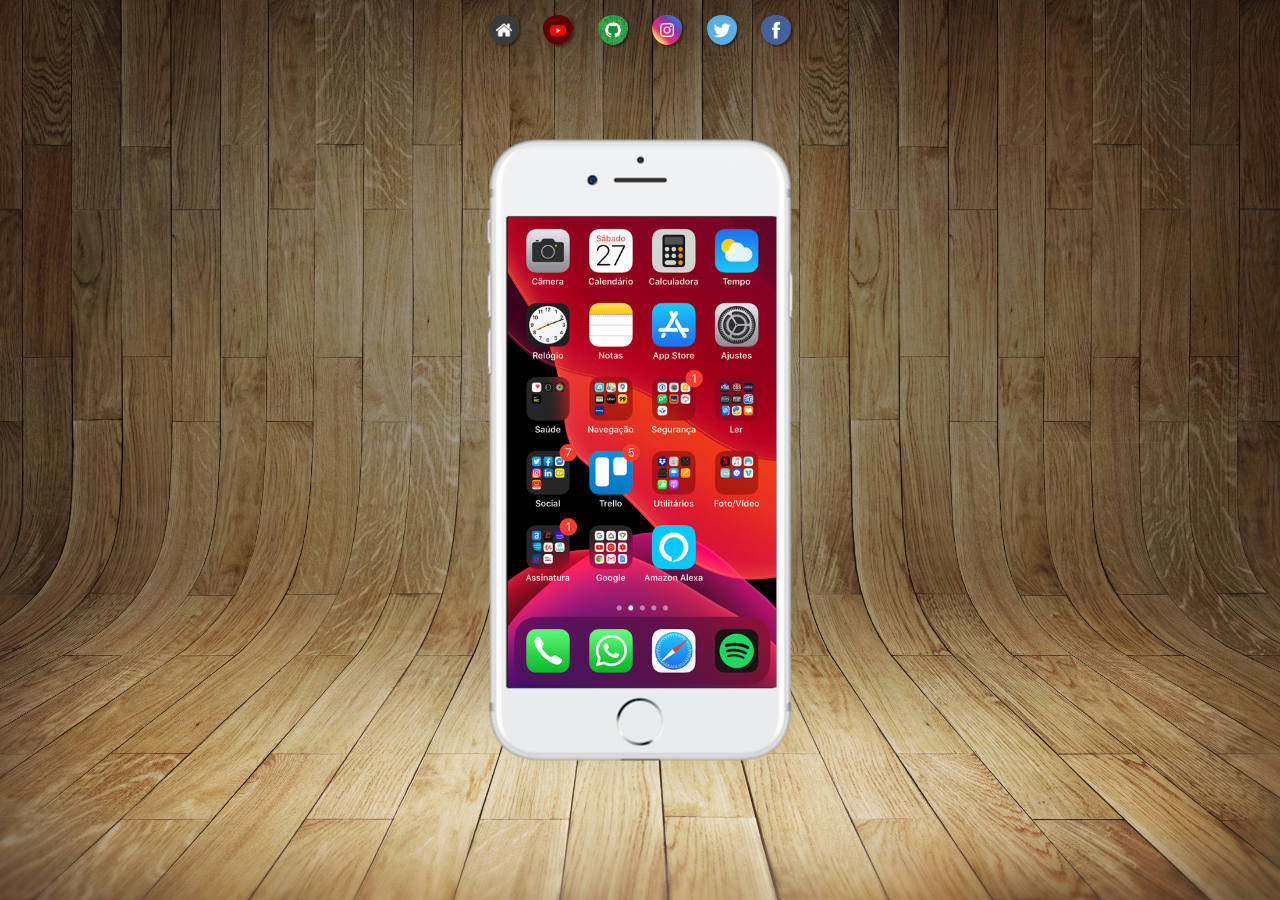
<file: index.html>
<!DOCTYPE html>
<html lang="pt-br">
<head>
    <meta charset="UTF-8">
    <meta http-equiv="X-UA-Compatible" content="IE=edge">
    <meta name="viewport" content="width=device-width, initial-scale=1.0">
    <link rel="shortcut icon" href="favicon.ico" type="image/x-icon">
    <link rel="stylesheet" href="estilo/style.css">
    <title>Projeto Redes Sociais</title>
</head>
<body>
    <main>
        <section id="telefone">
            <iframe src="home.html" name="tela" id="tela" frameborder="0">
                Seu navegador não é compatível com isso.
            </iframe>

        </section>
        <section id="redes-sociais">
            <a href="home.html" target="tela"><img src="imagens/logo-home.jpg" alt="Home"></a> 
            <a href="youtube.html" target="tela"><img src="imagens/logo-youtube.jpg" alt="YouTube"></a>
            <a href="github.html" target="tela"><img src="imagens/logo-github.jpg" alt="GitHub"></a> 
            <a href="instagram.html" target="tela"><img src="imagens/logo-instagram.jpg" alt="Instagram"></a> 
            <a href="twiter.html" target="tela"><img src="imagens/logo-twitter.jpg"
             alt="Twiter"></a> 
            <a href="facebook.html" target="tela"><img src="imagens/logo-facebook.jpg" alt="Facebook"></a>

        </section>
    </main>
    
</body>
</html>
</file>
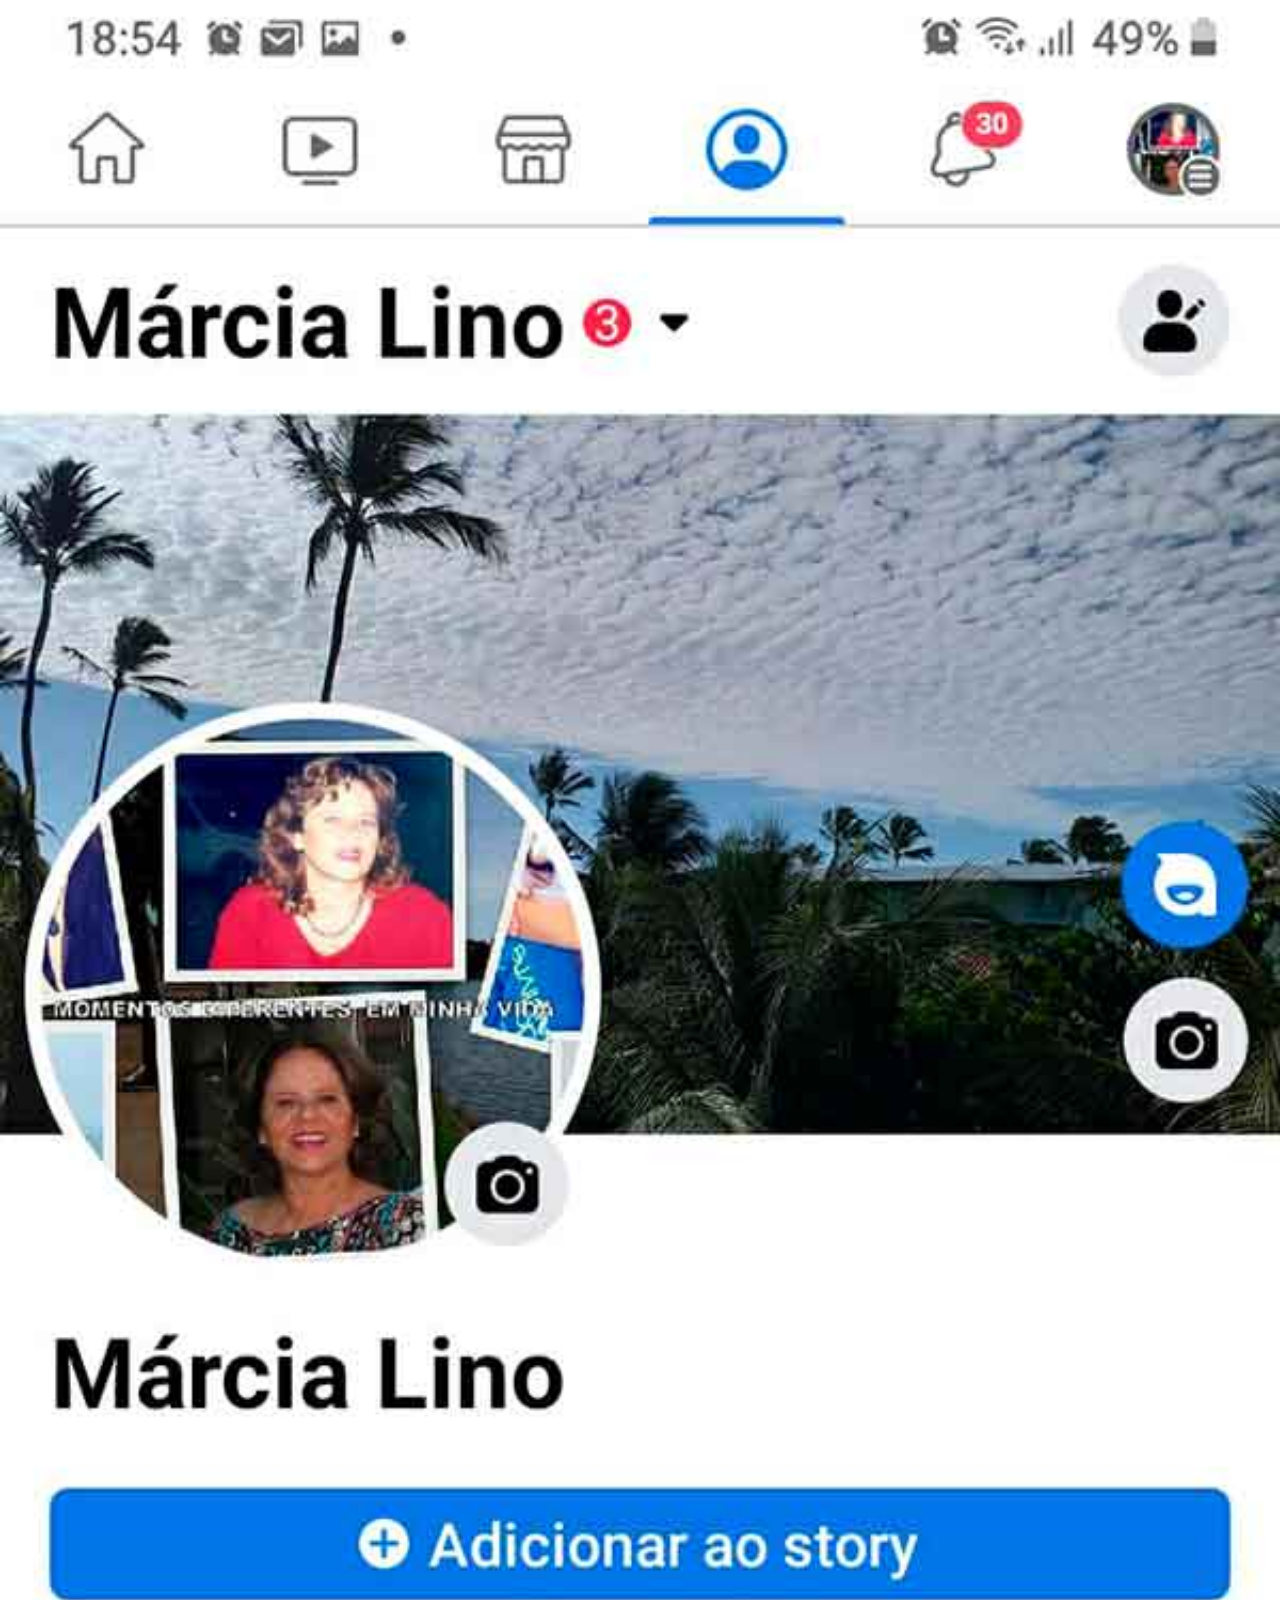
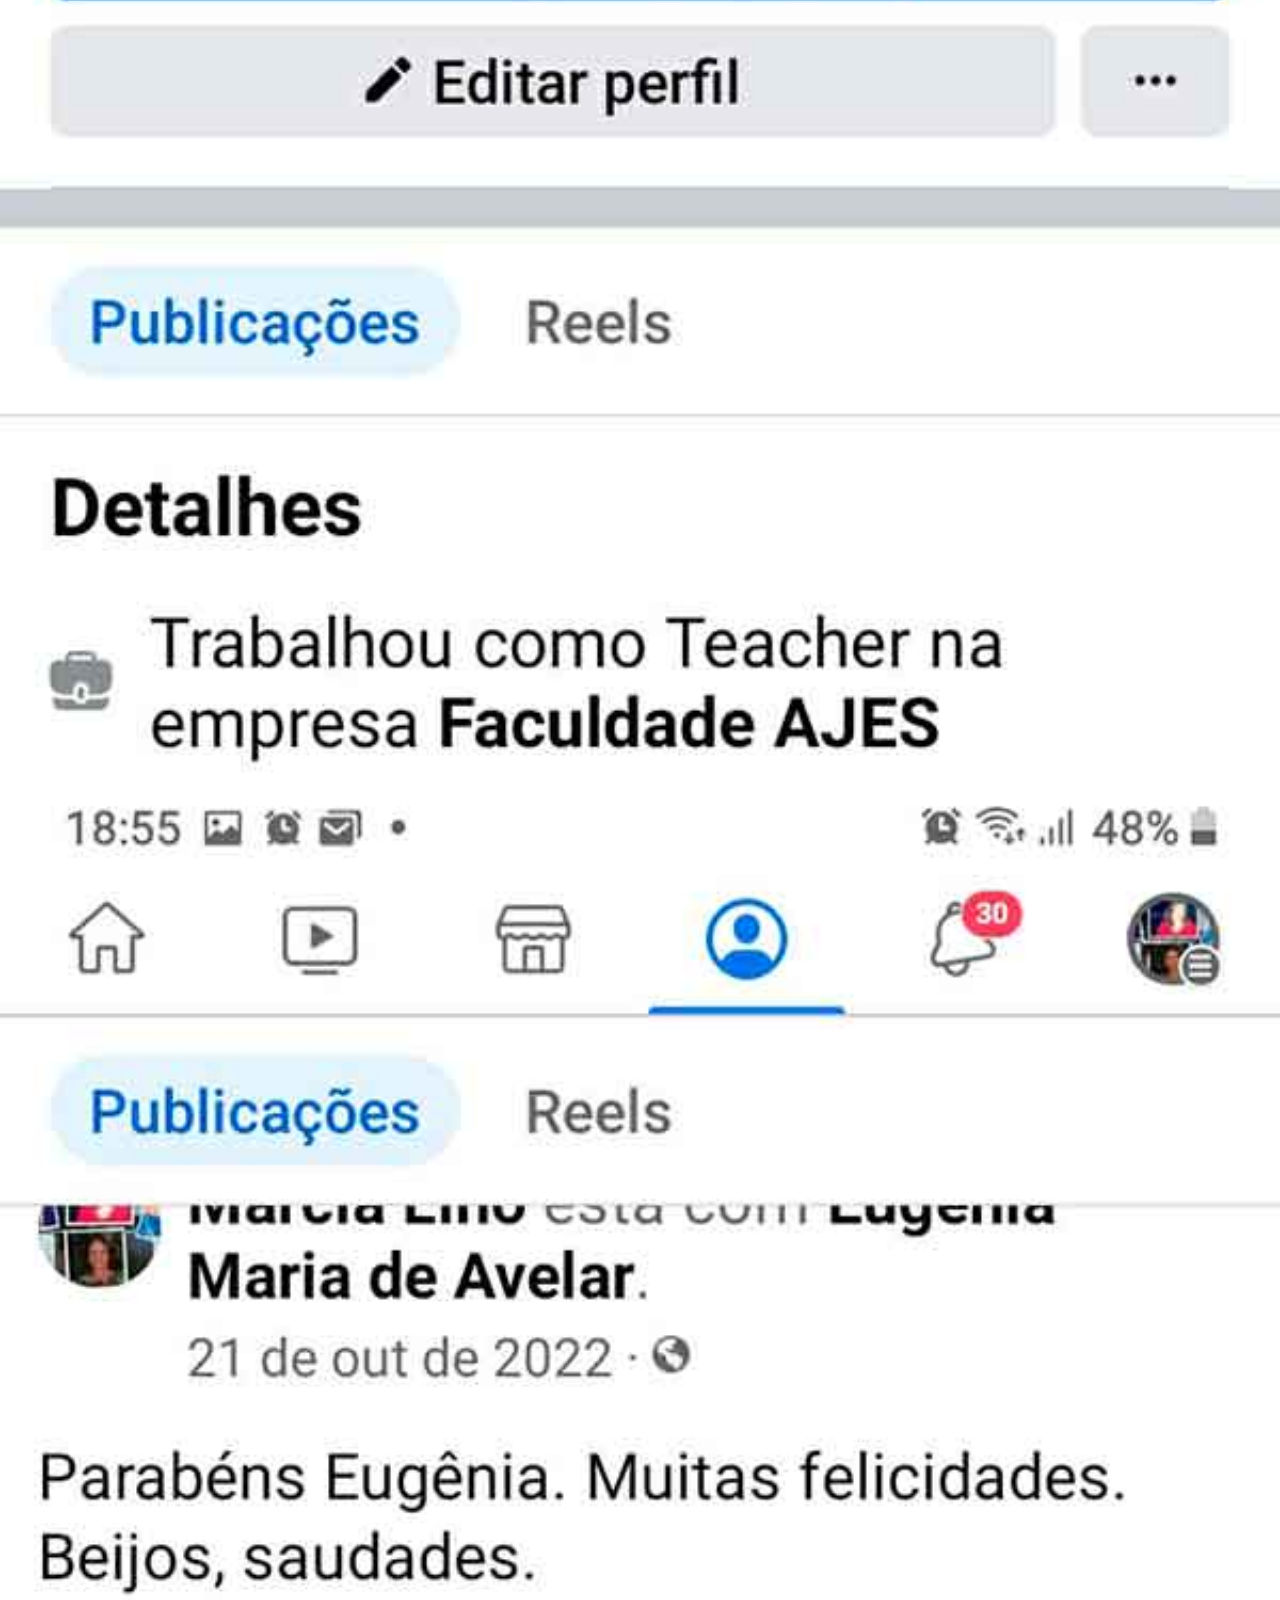
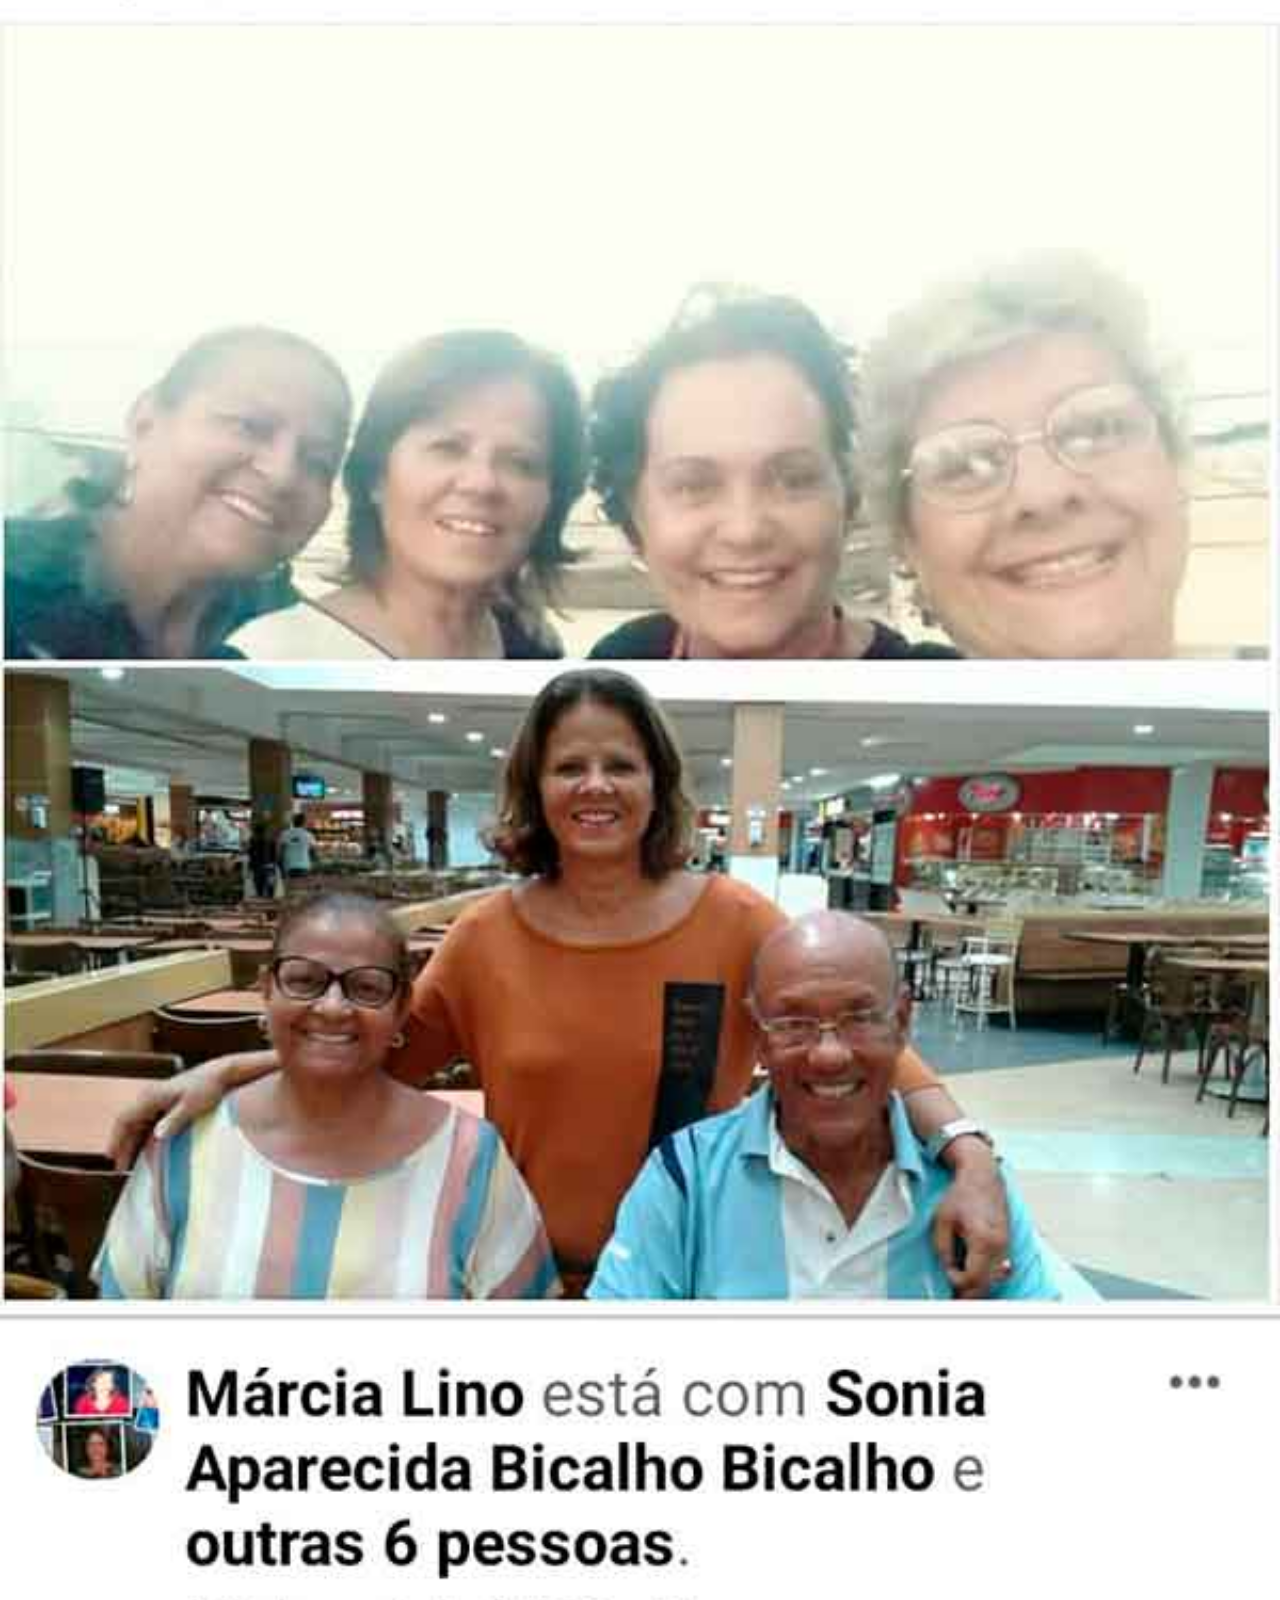
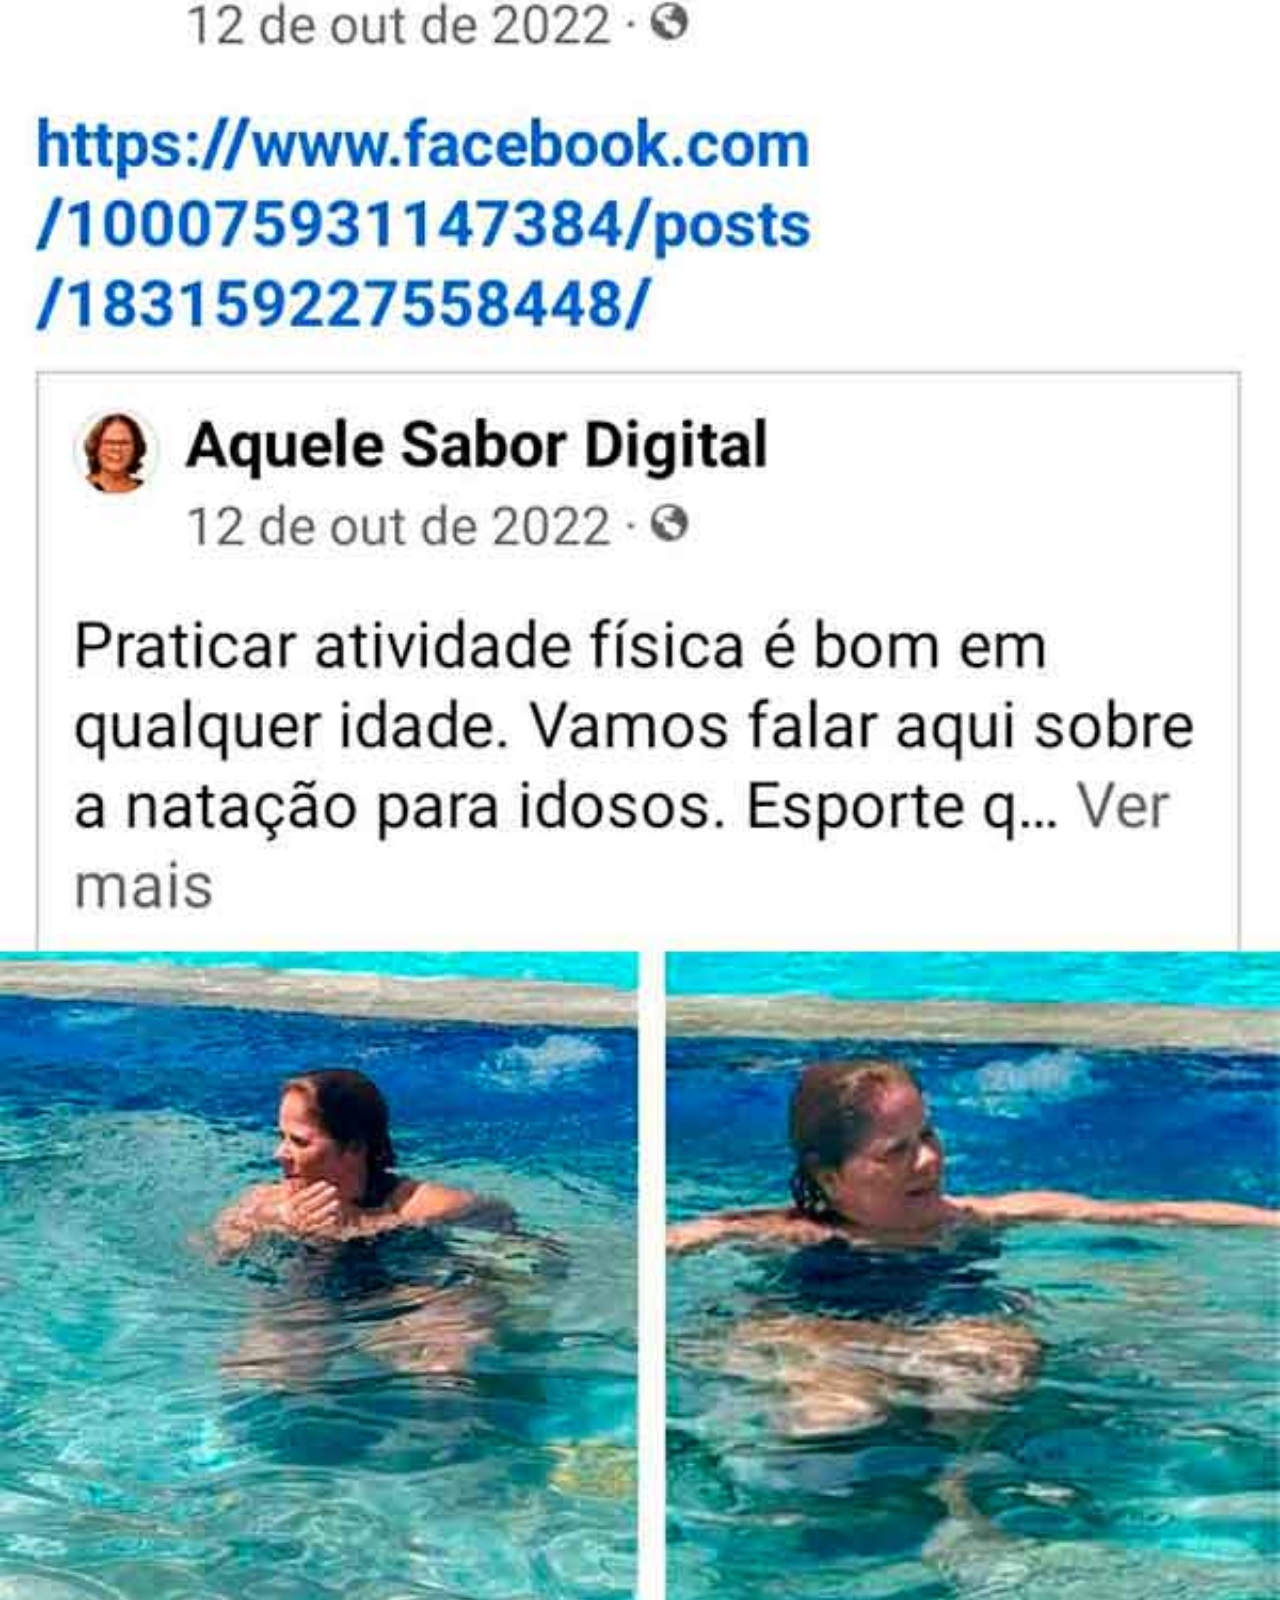
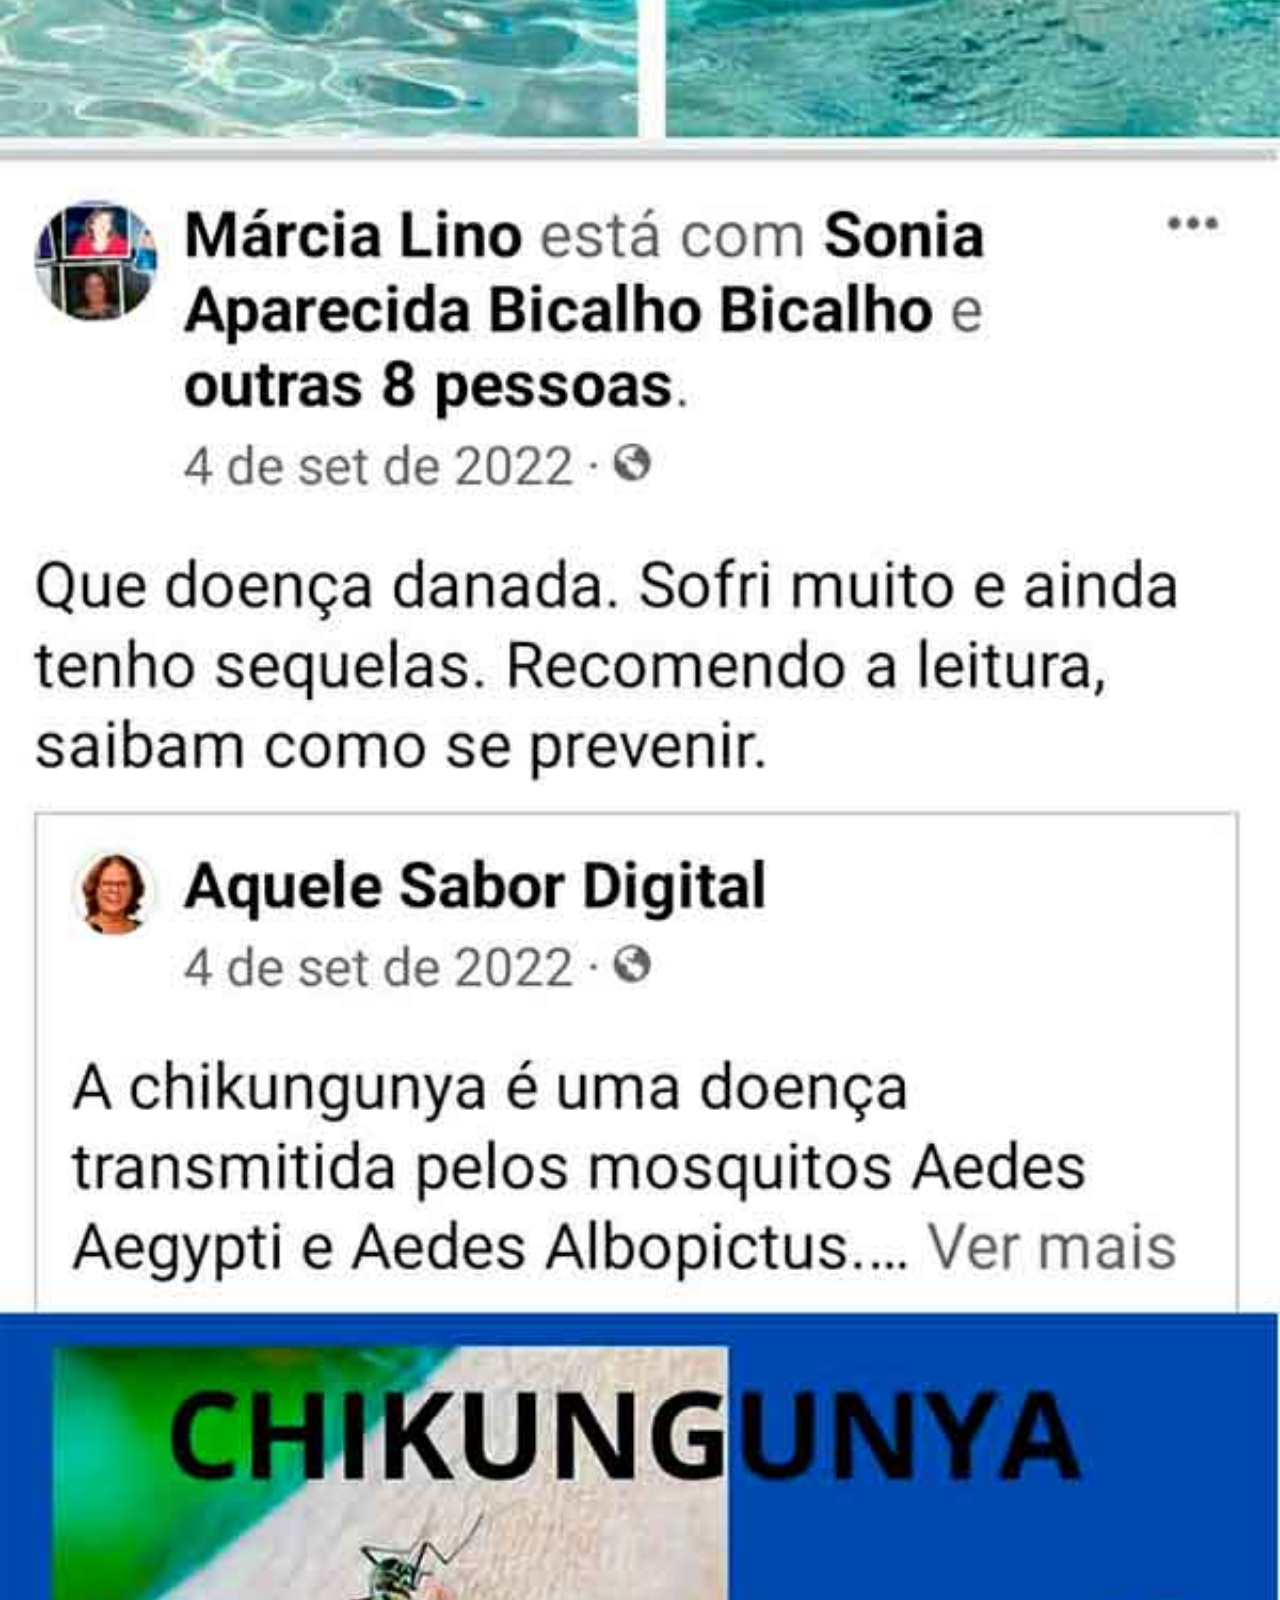
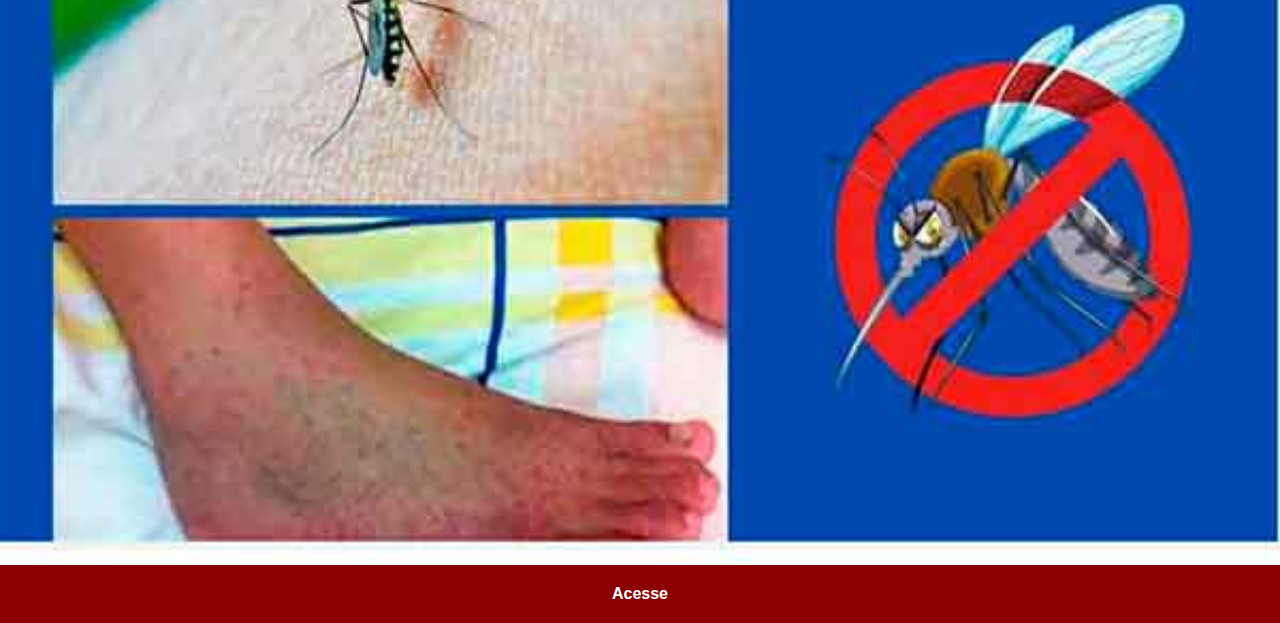
<file: facebook.html>
<!DOCTYPE html>
<html lang="pt-br">
<head>
    <meta charset="UTF-8">
    <meta http-equiv="X-UA-Compatible" content="IE=edge">
    <meta name="viewport" content="width=device-width, initial-scale=1.0">
    <title>Facebook</title>
    <link rel="stylesheet" href="estilo/social.css">
</head>
<body>
    <img src="imagens/tela-facebook.jpg" alt="Facebook">

    <a href="https://www.facebook.com/marcia.lino.73/" target="_blank">Acesse</a>
</body>
</html>
</file>
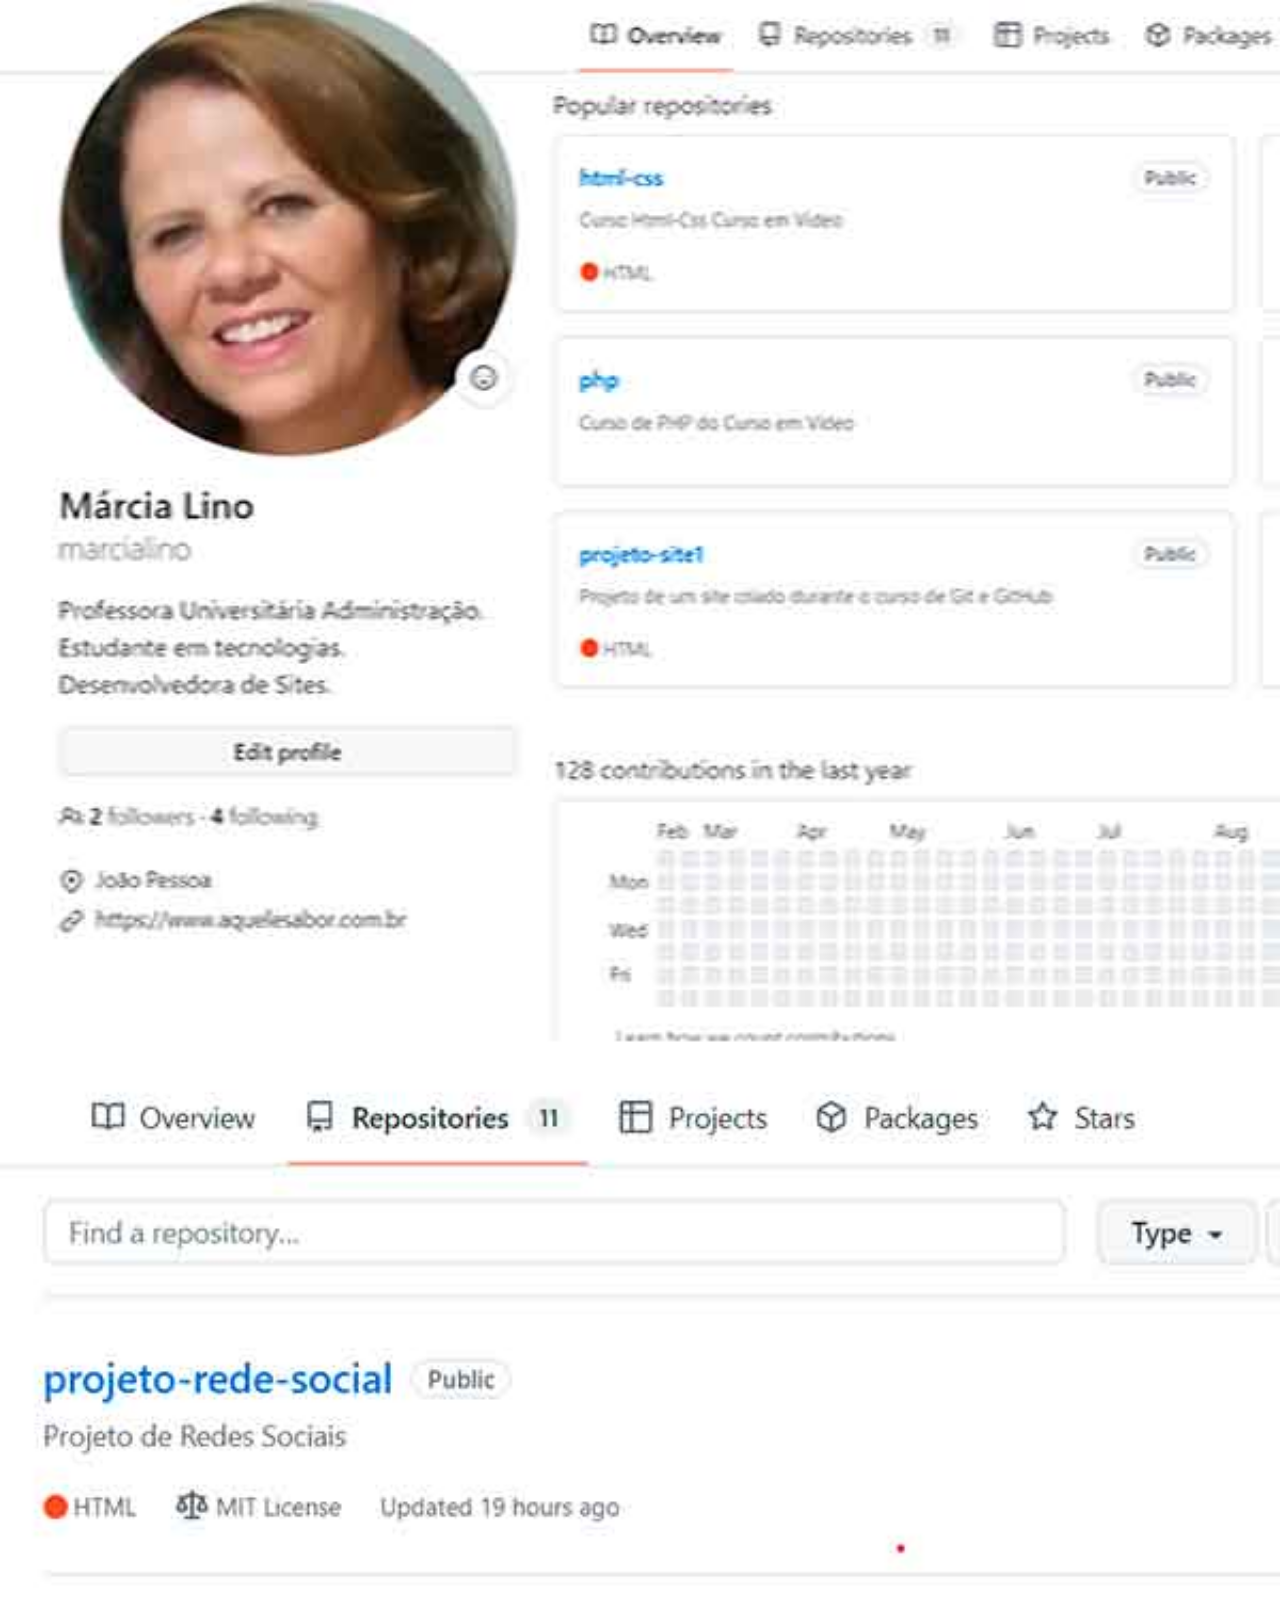
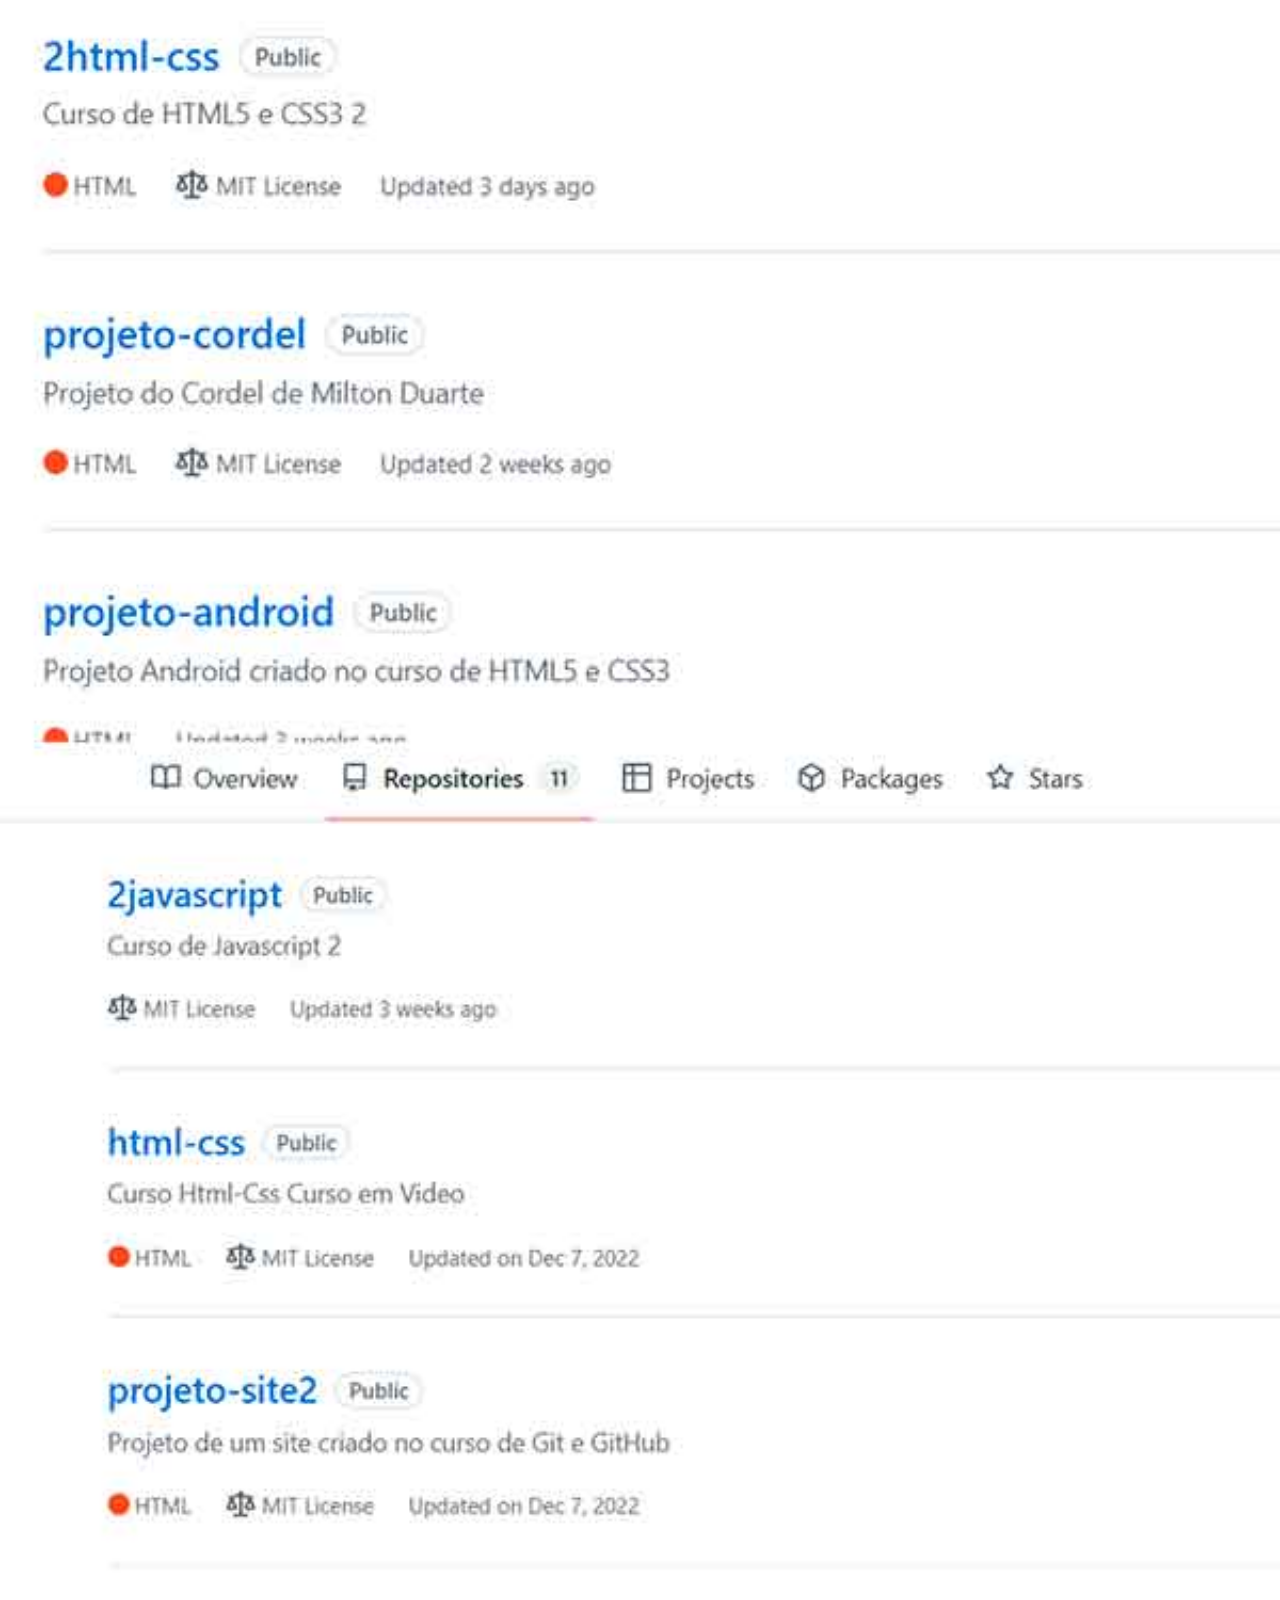
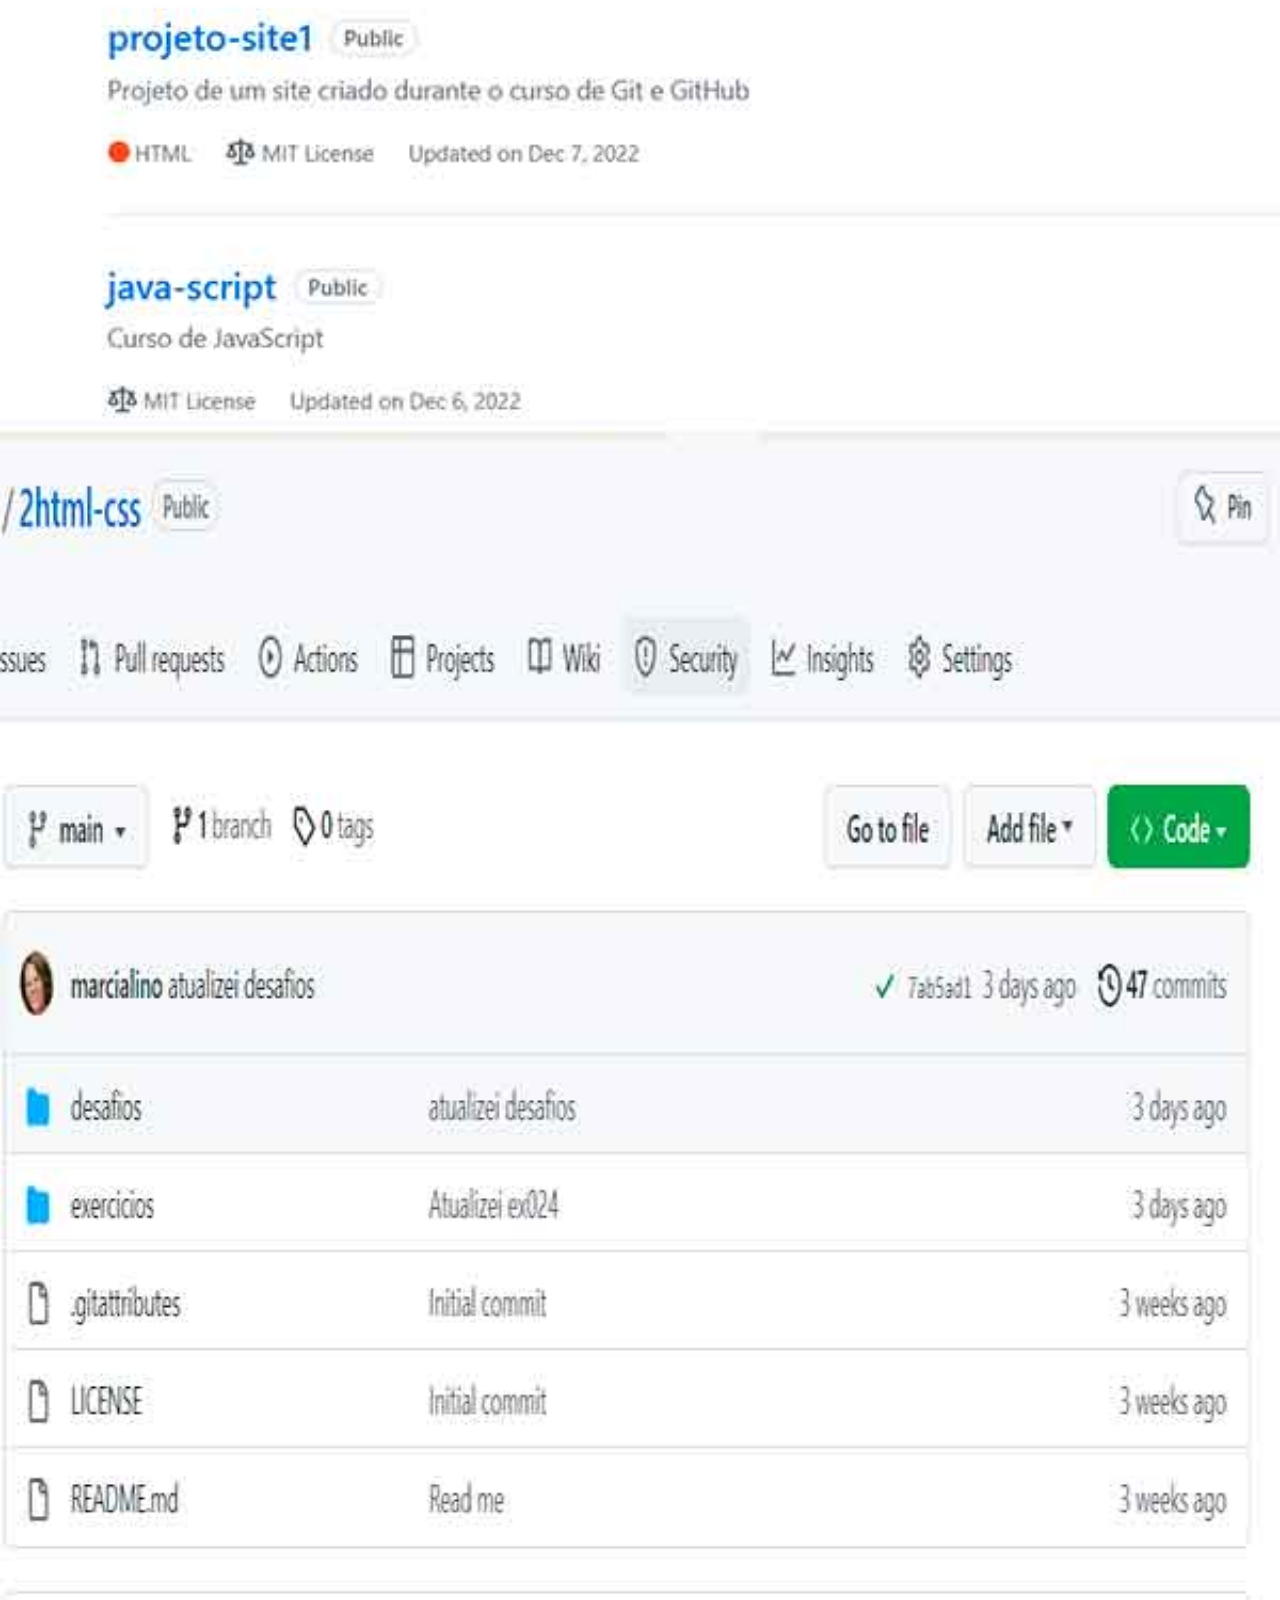
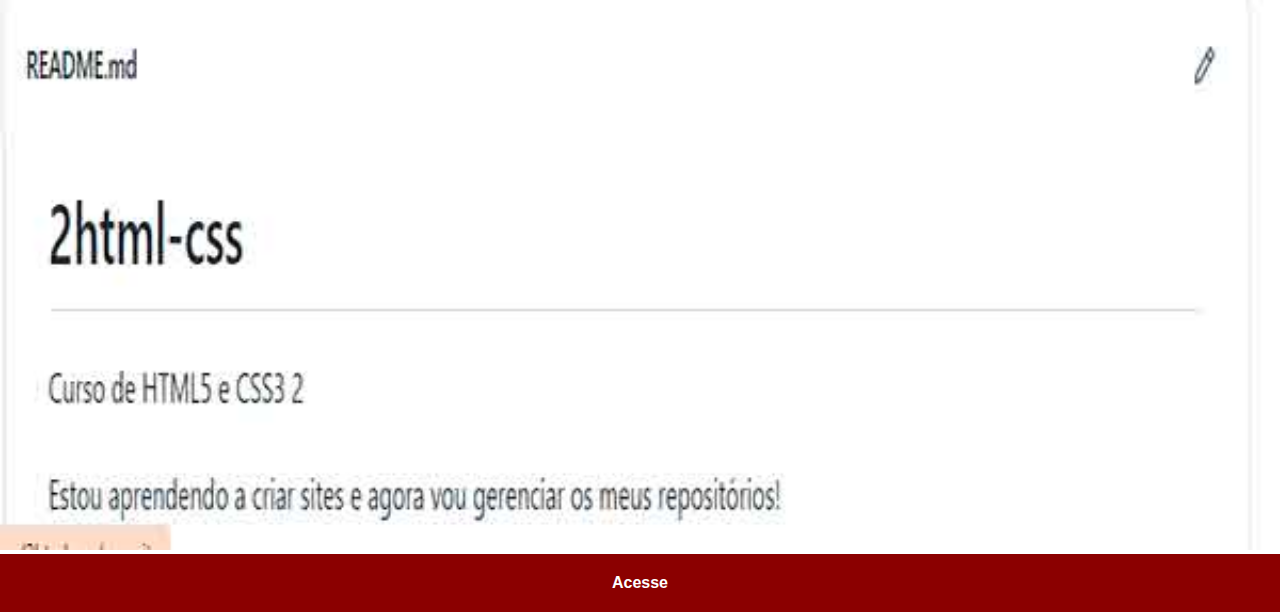
<file: github.html>
<!DOCTYPE html>
<html lang="pt-br">
<head>
    <meta charset="UTF-8">
    <meta http-equiv="X-UA-Compatible" content="IE=edge">
    <meta name="viewport" content="width=device-width, initial-scale=1.0">
    <title>Document</title>
    <link rel="stylesheet" href="estilo/social.css">
</head>
<body>
    <img src="imagens/tela-github.jpg" alt="GitHub">
    <a href="https://github.com/marcialino" target="_blank">Acesse</a>
</body>
</html>
</file>
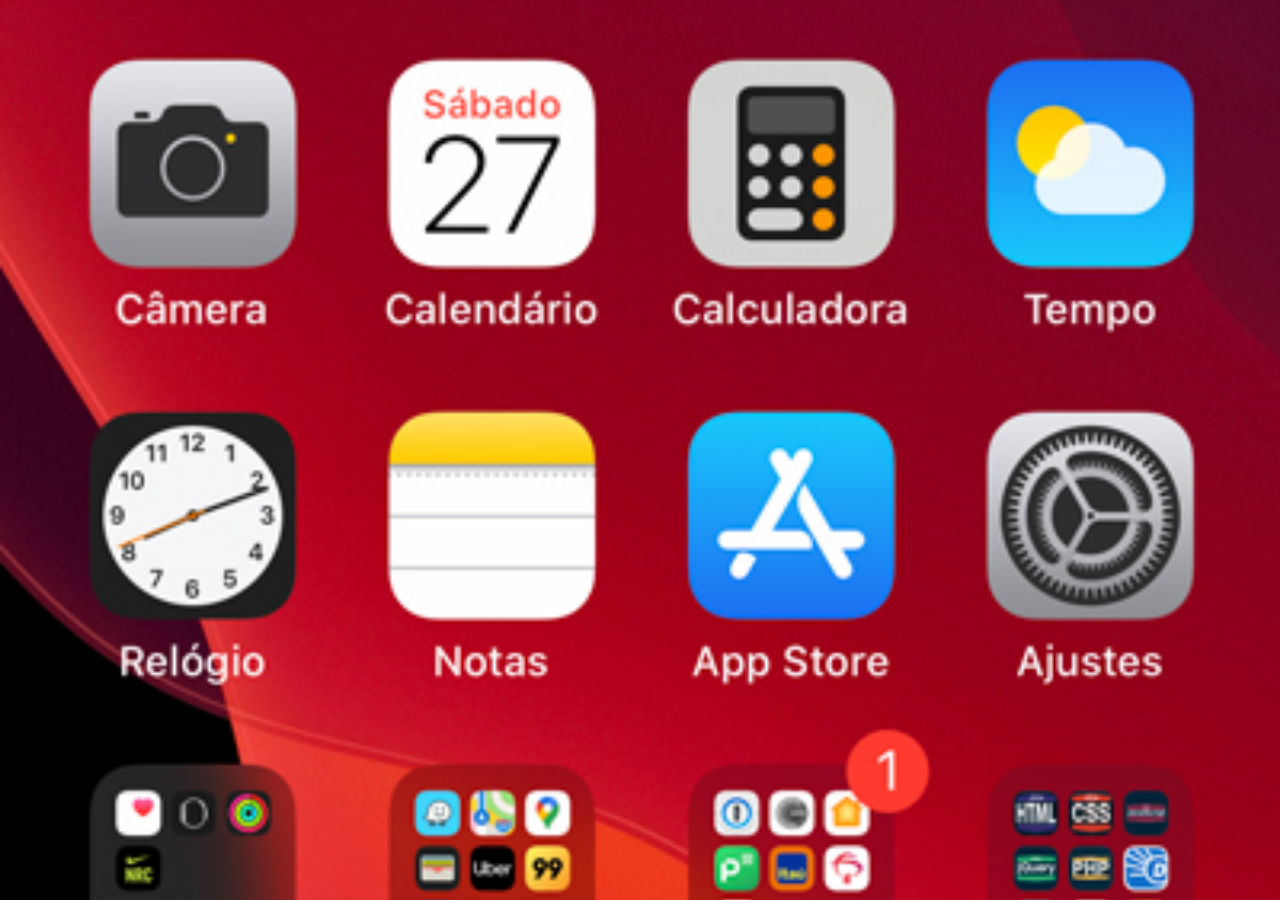
<file: home.html>
<!DOCTYPE html>
<html lang="pt-br">
<head>
    <meta charset="UTF-8">
    <meta http-equiv="X-UA-Compatible" content="IE=edge">
    <meta name="viewport" content="width=device-width, initial-scale=1.0">
    <title>Home</title>
</head>
<style>
    *{
        margin:0px;
        padding: 0px;
    }


    body{
        width: 100vw;
        height: 100vh;
        background: black url('imagens/tela-home.jpg') no-repeat top center;
        background-size: cover;
    }
</style>
<body>
    
</body>
</html>
</file>
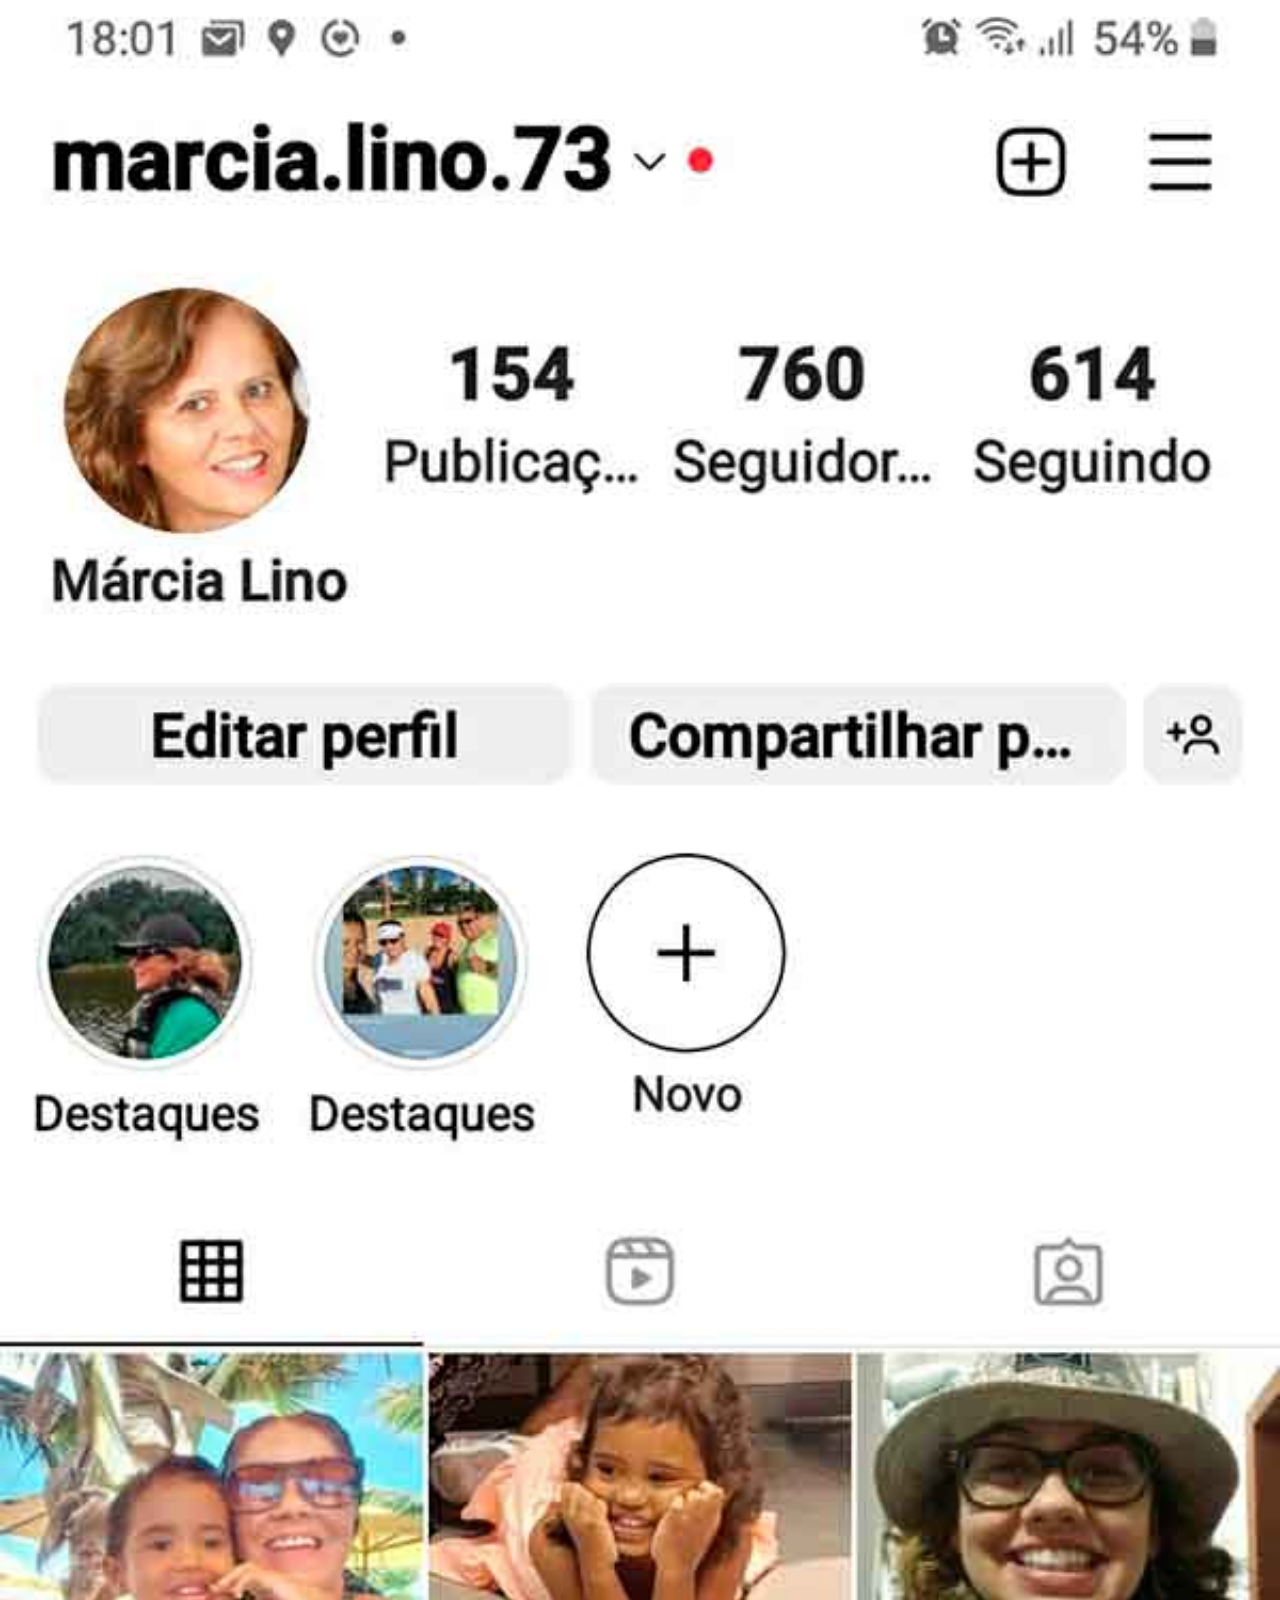
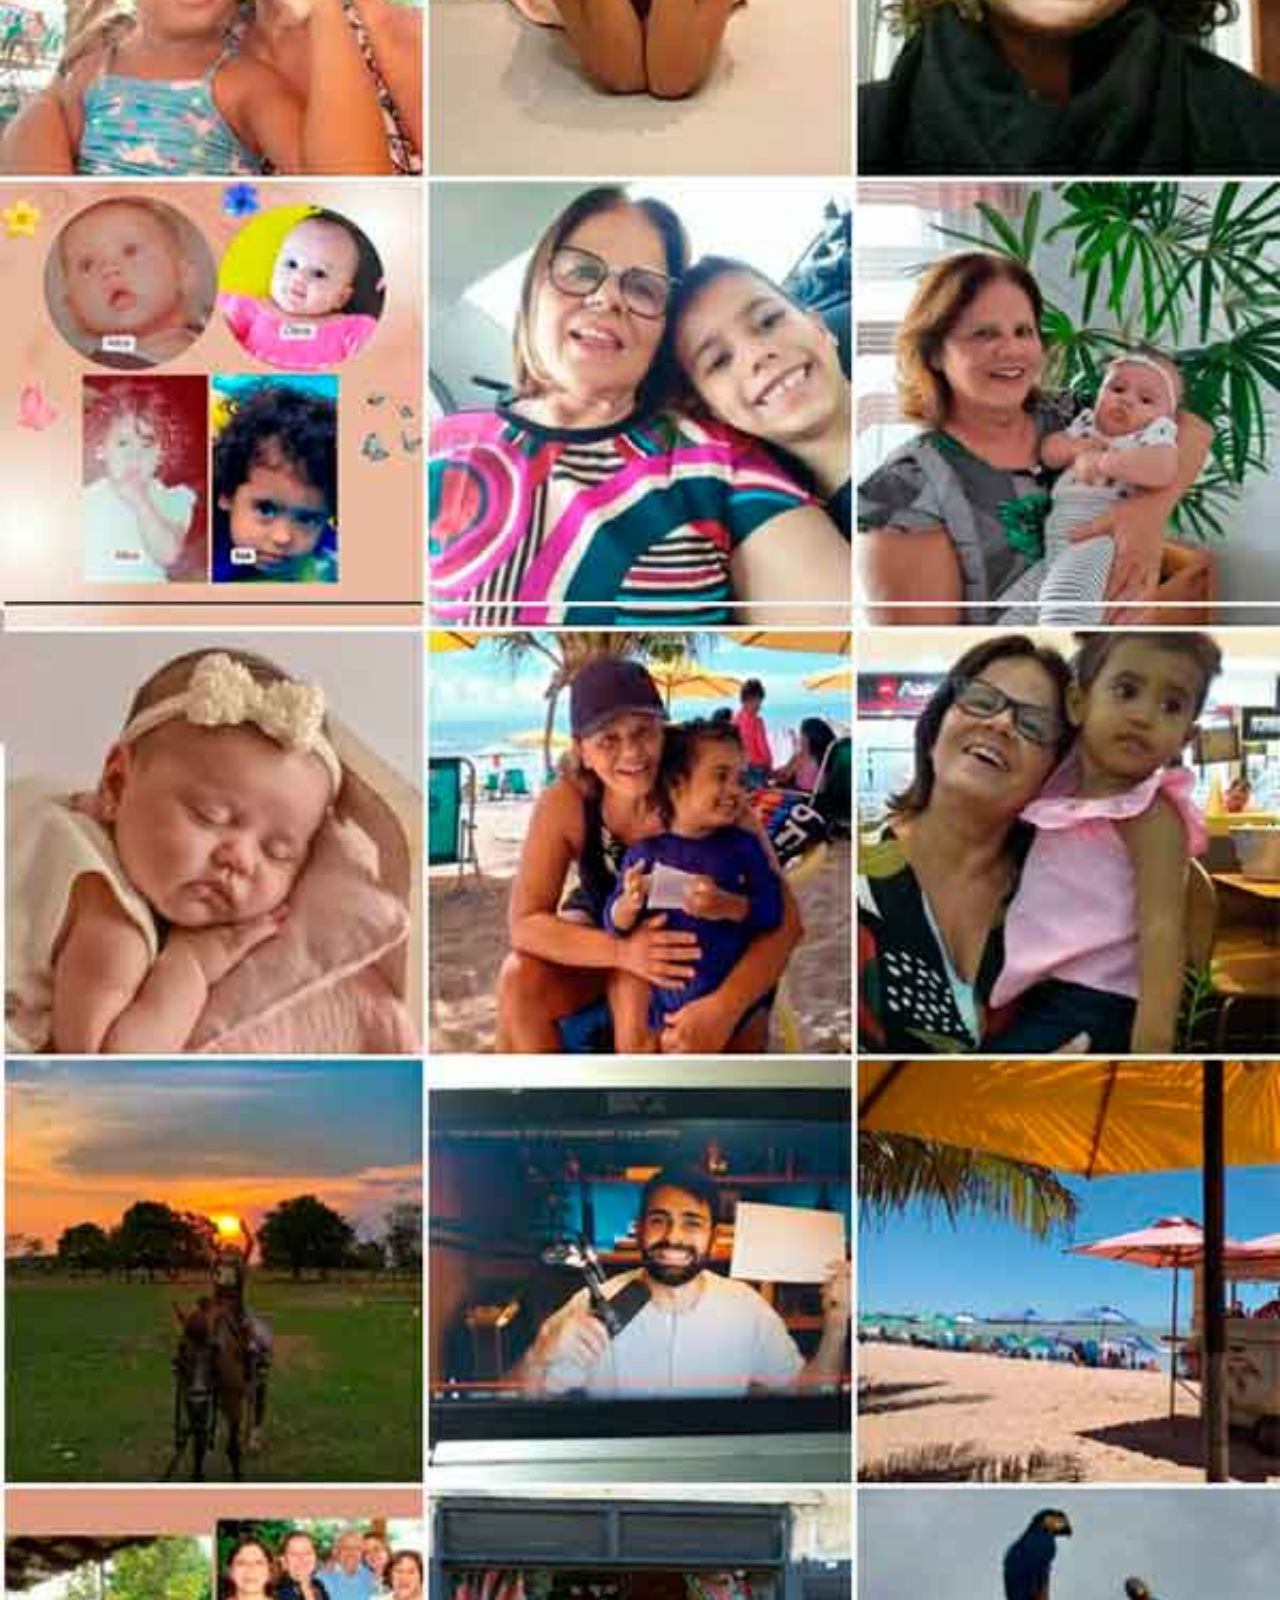
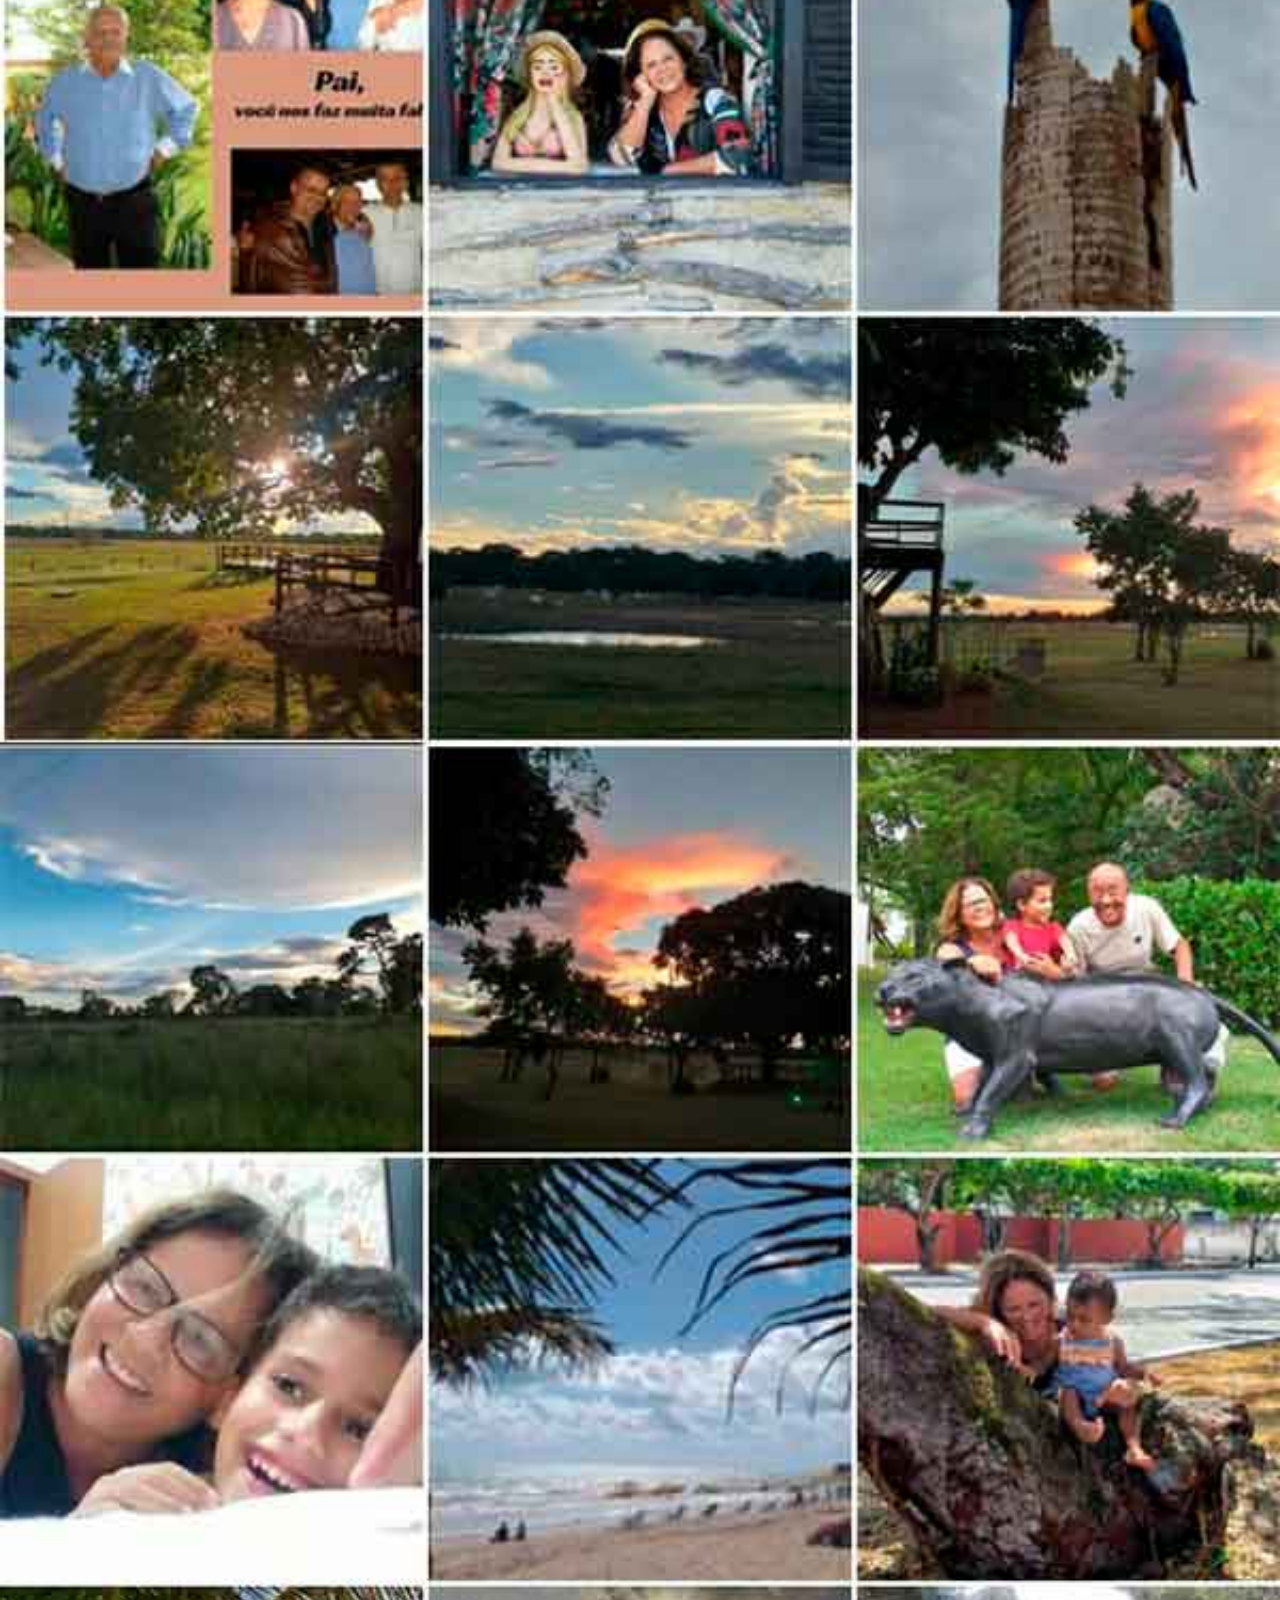
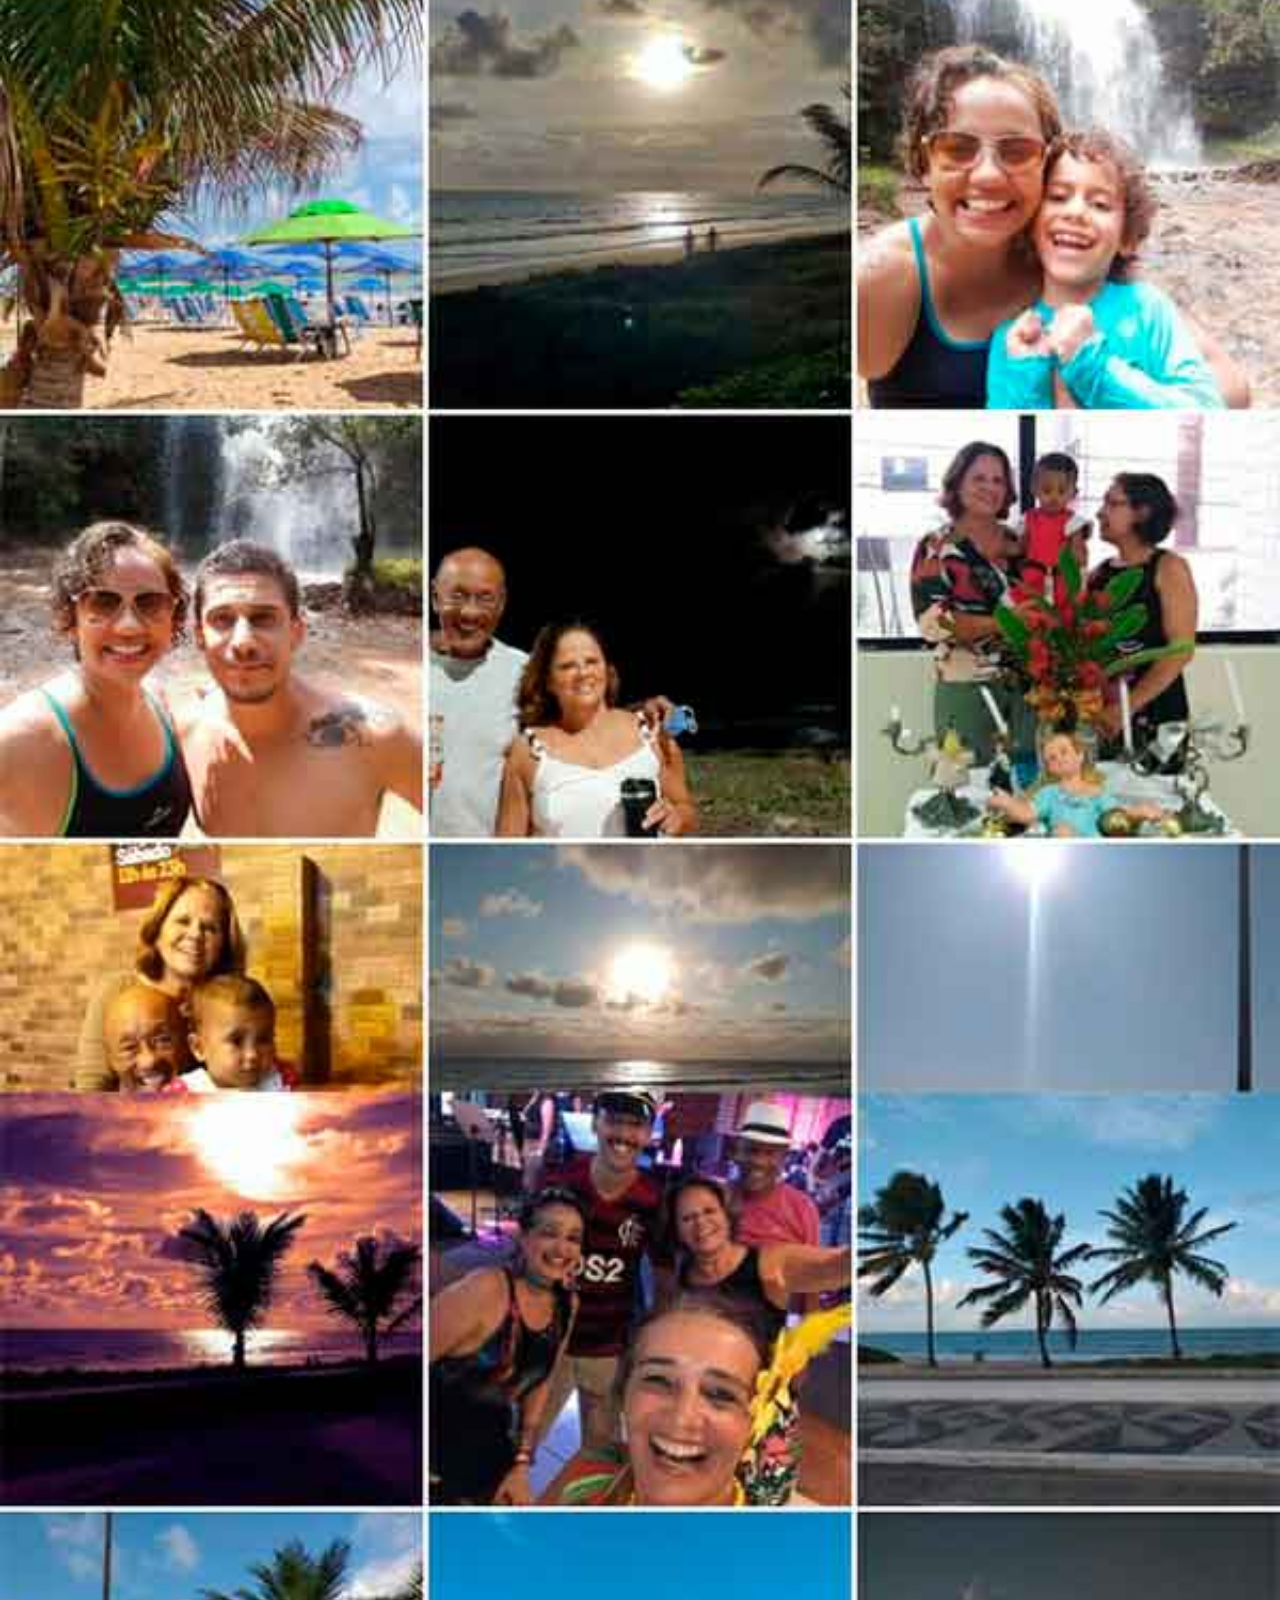
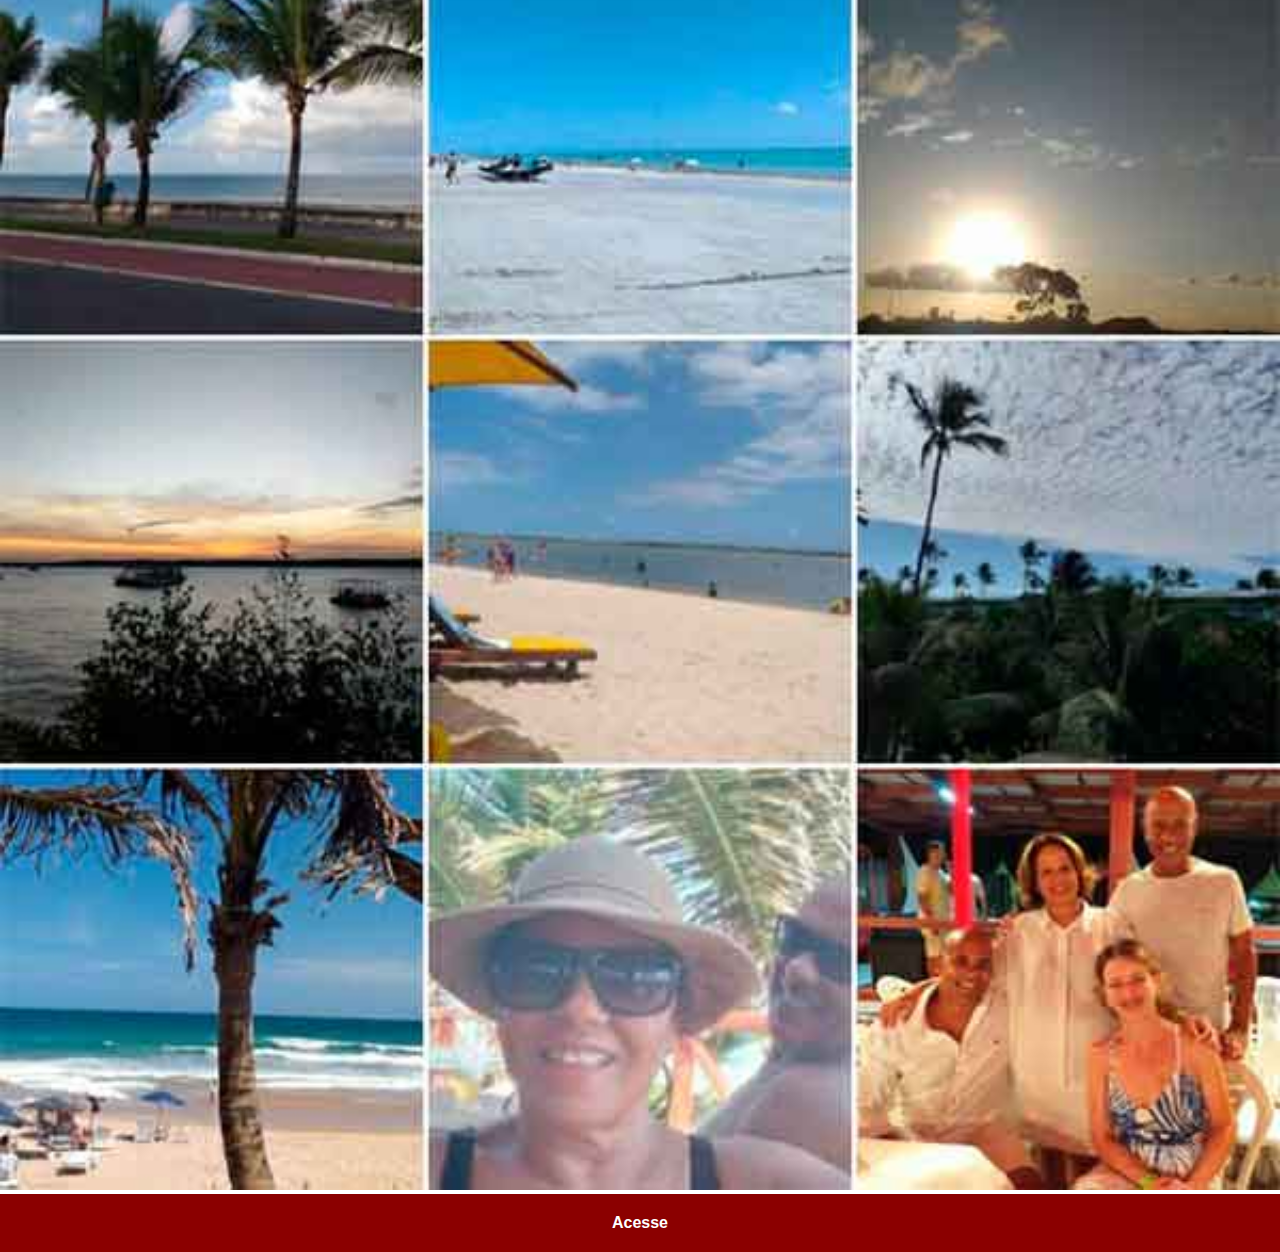
<file: instagram.html>
<!DOCTYPE html>
<html lang="pt-br">
<head>
    <meta charset="UTF-8">
    <meta http-equiv="X-UA-Compatible" content="IE=edge">
    <meta name="viewport" content="width=device-width, initial-scale=1.0">
    <title>Instagram</title>
    <link rel="stylesheet" href="estilo/social.css">
</head>
<body>
    <img src="imagens/tela-instagram.jpg" alt="Instagram">
    <a href="https://www.instagram.com/marcia.lino.73/" target="_blank">Acesse</a>
</body>
</html>
</file>
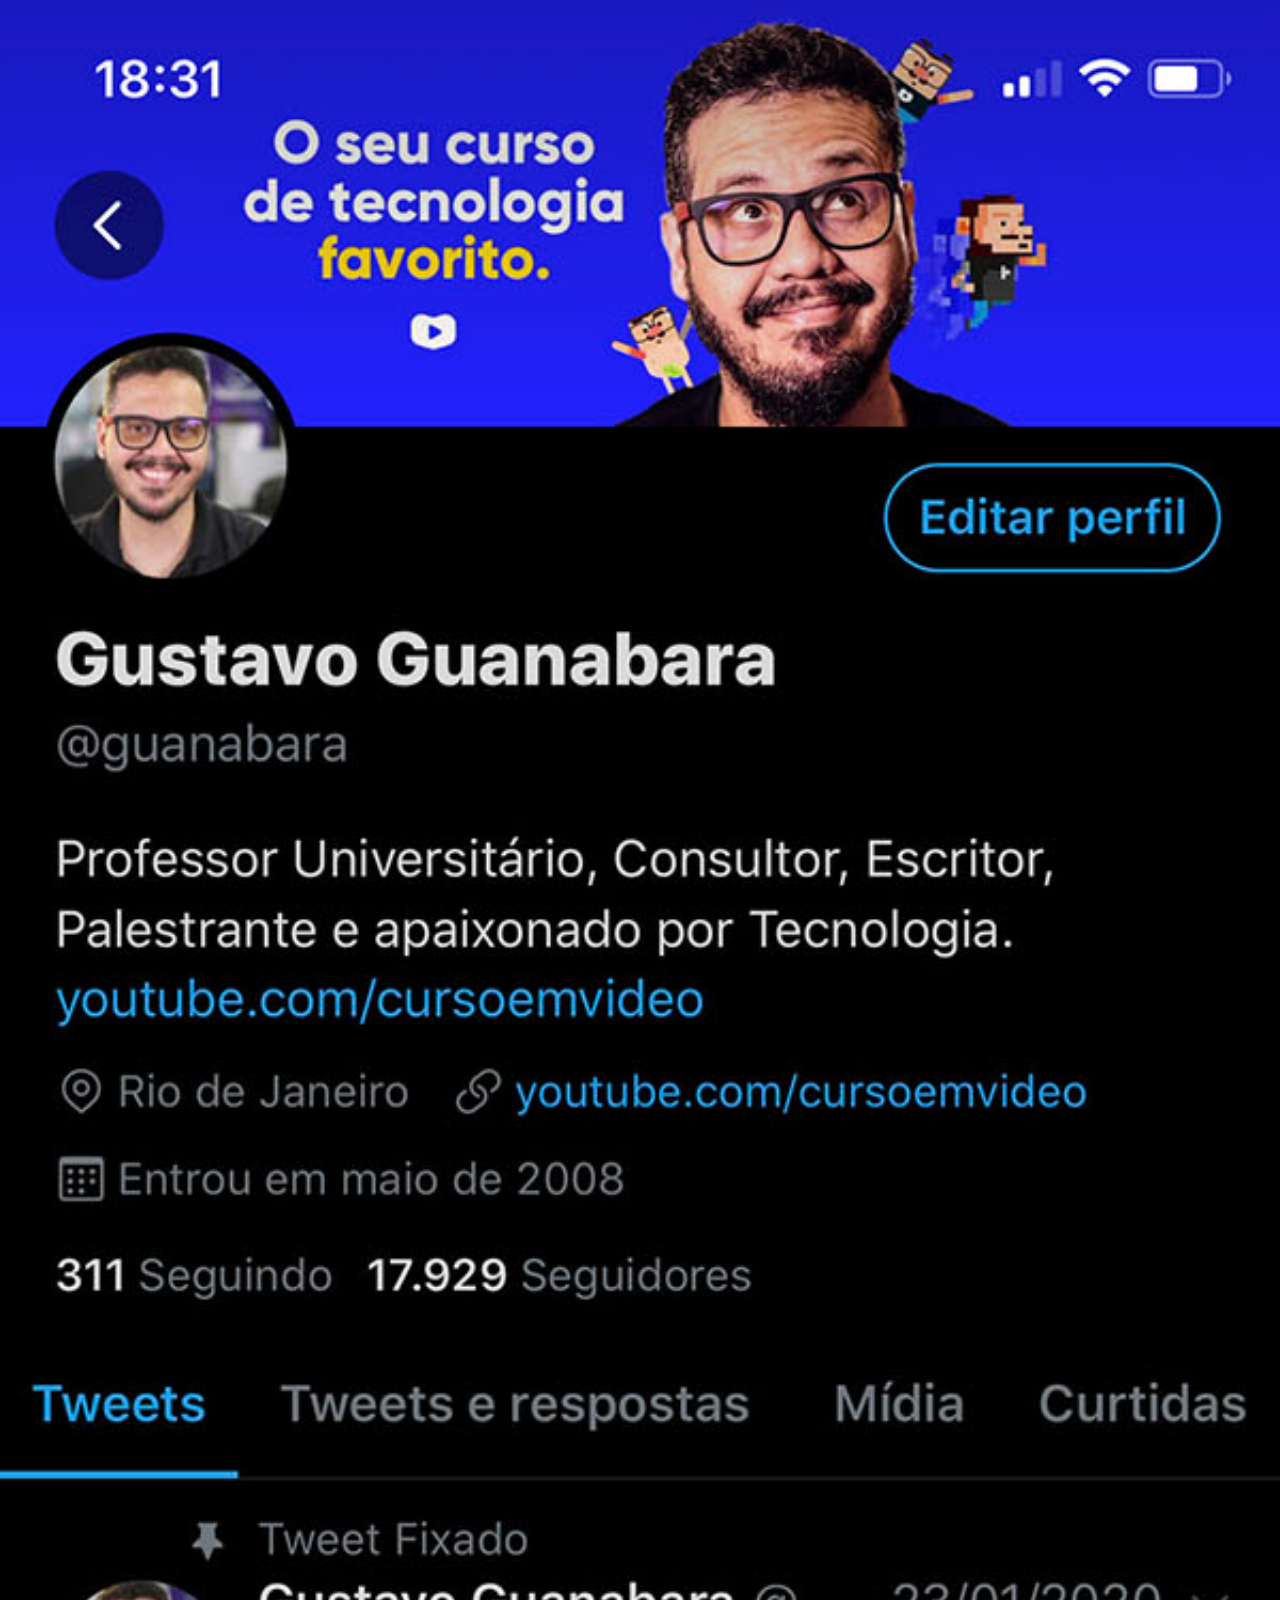
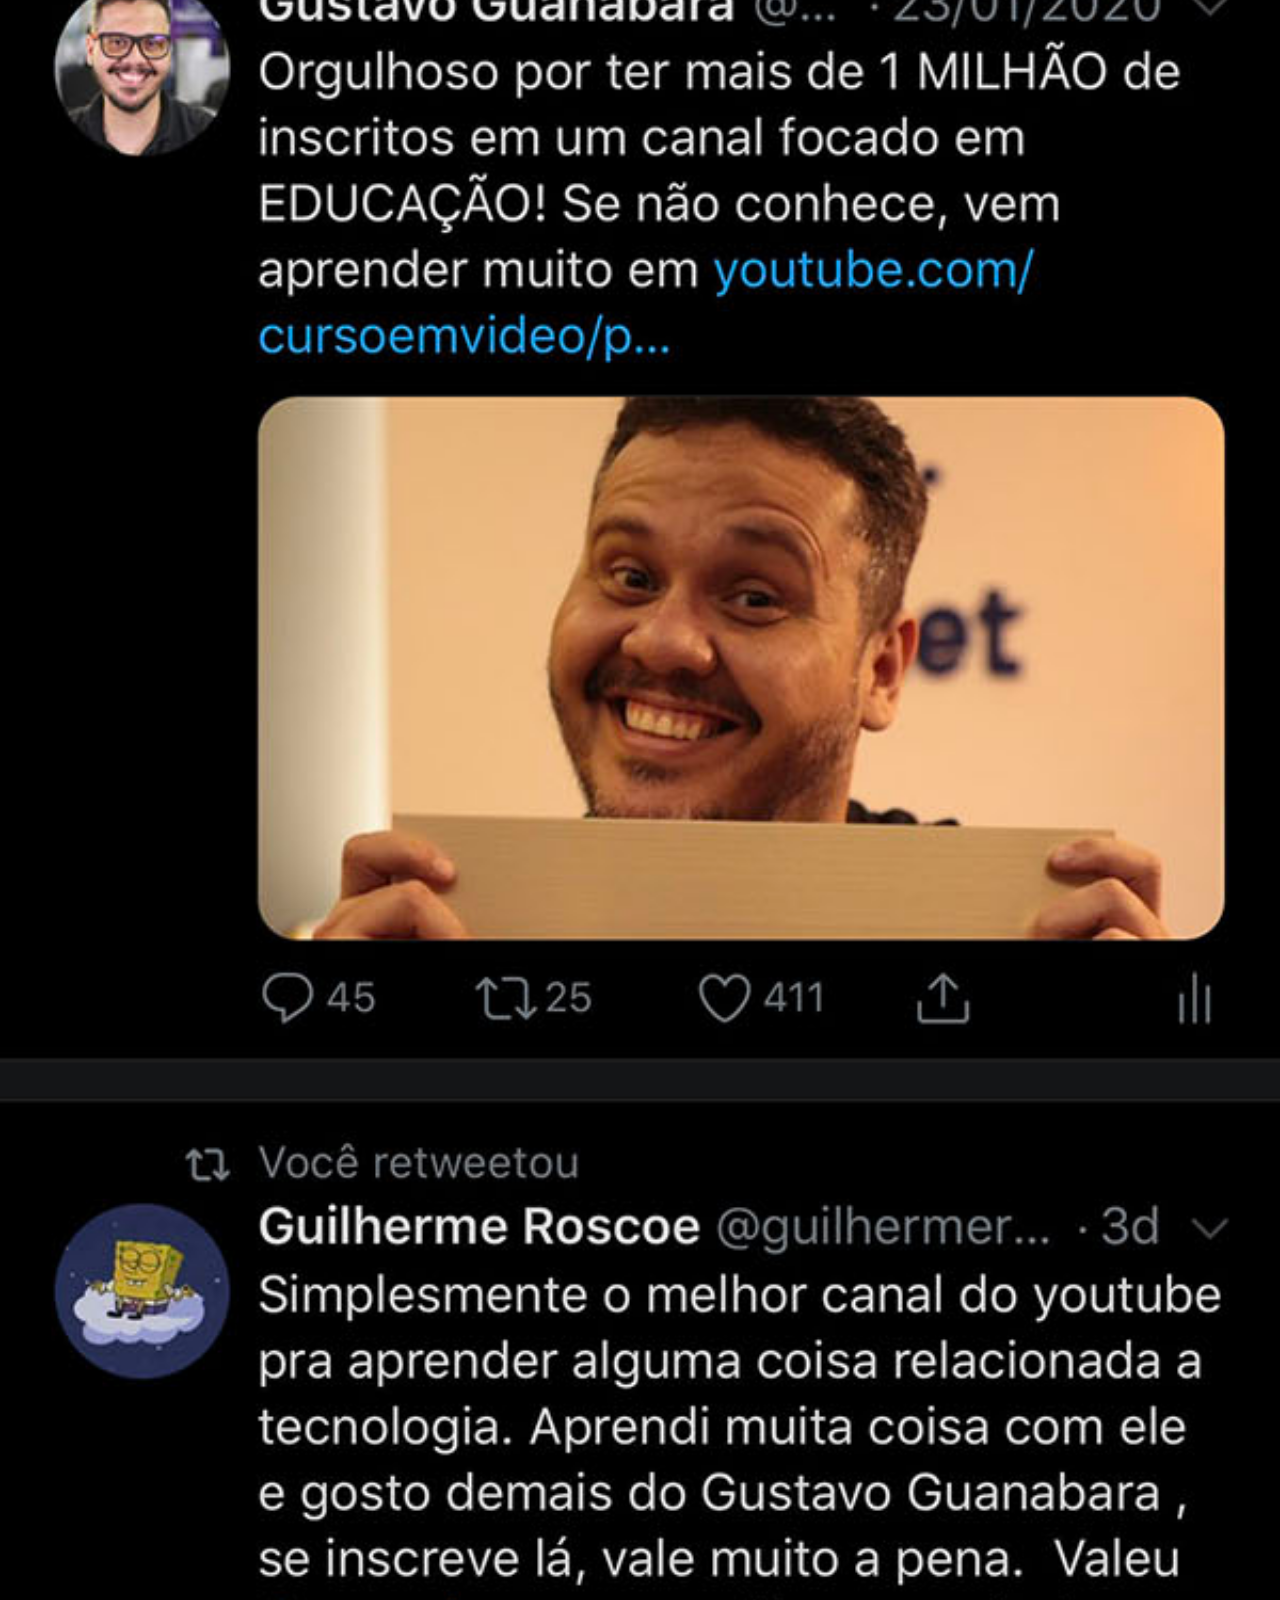
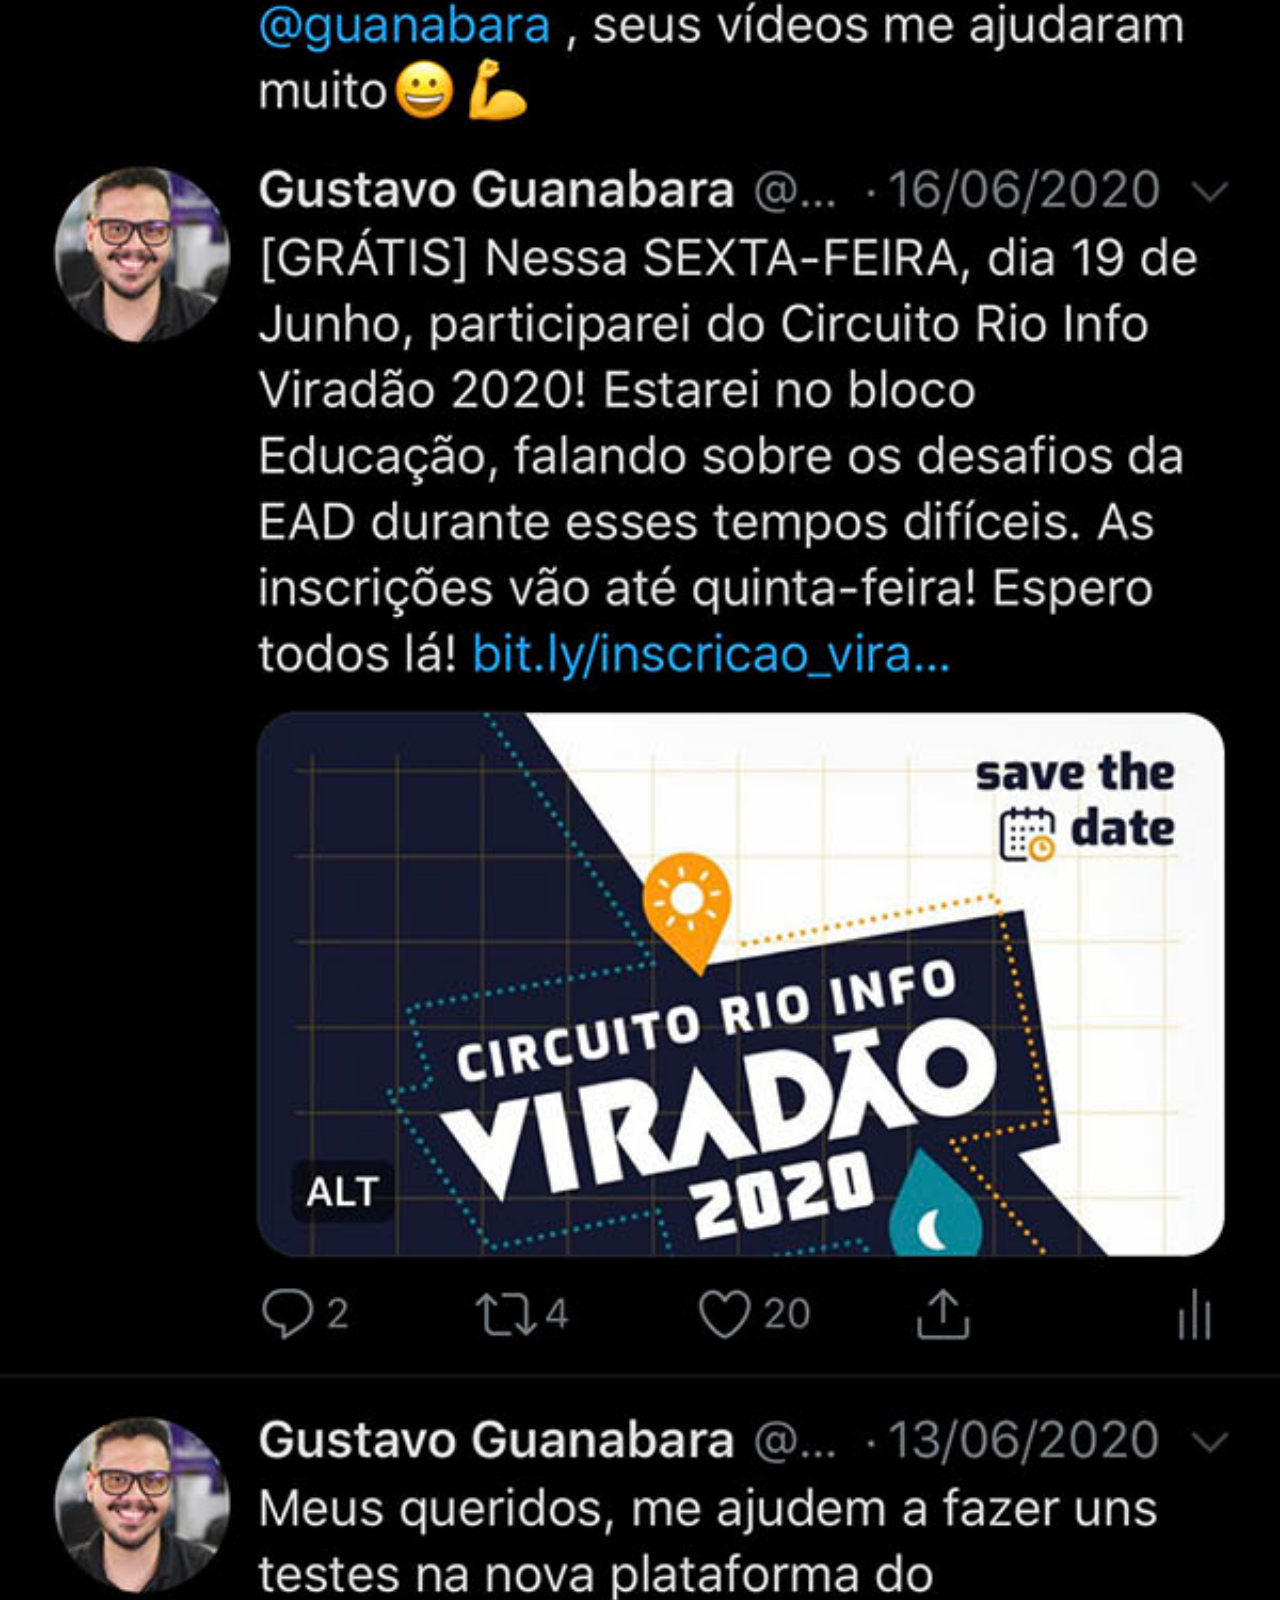
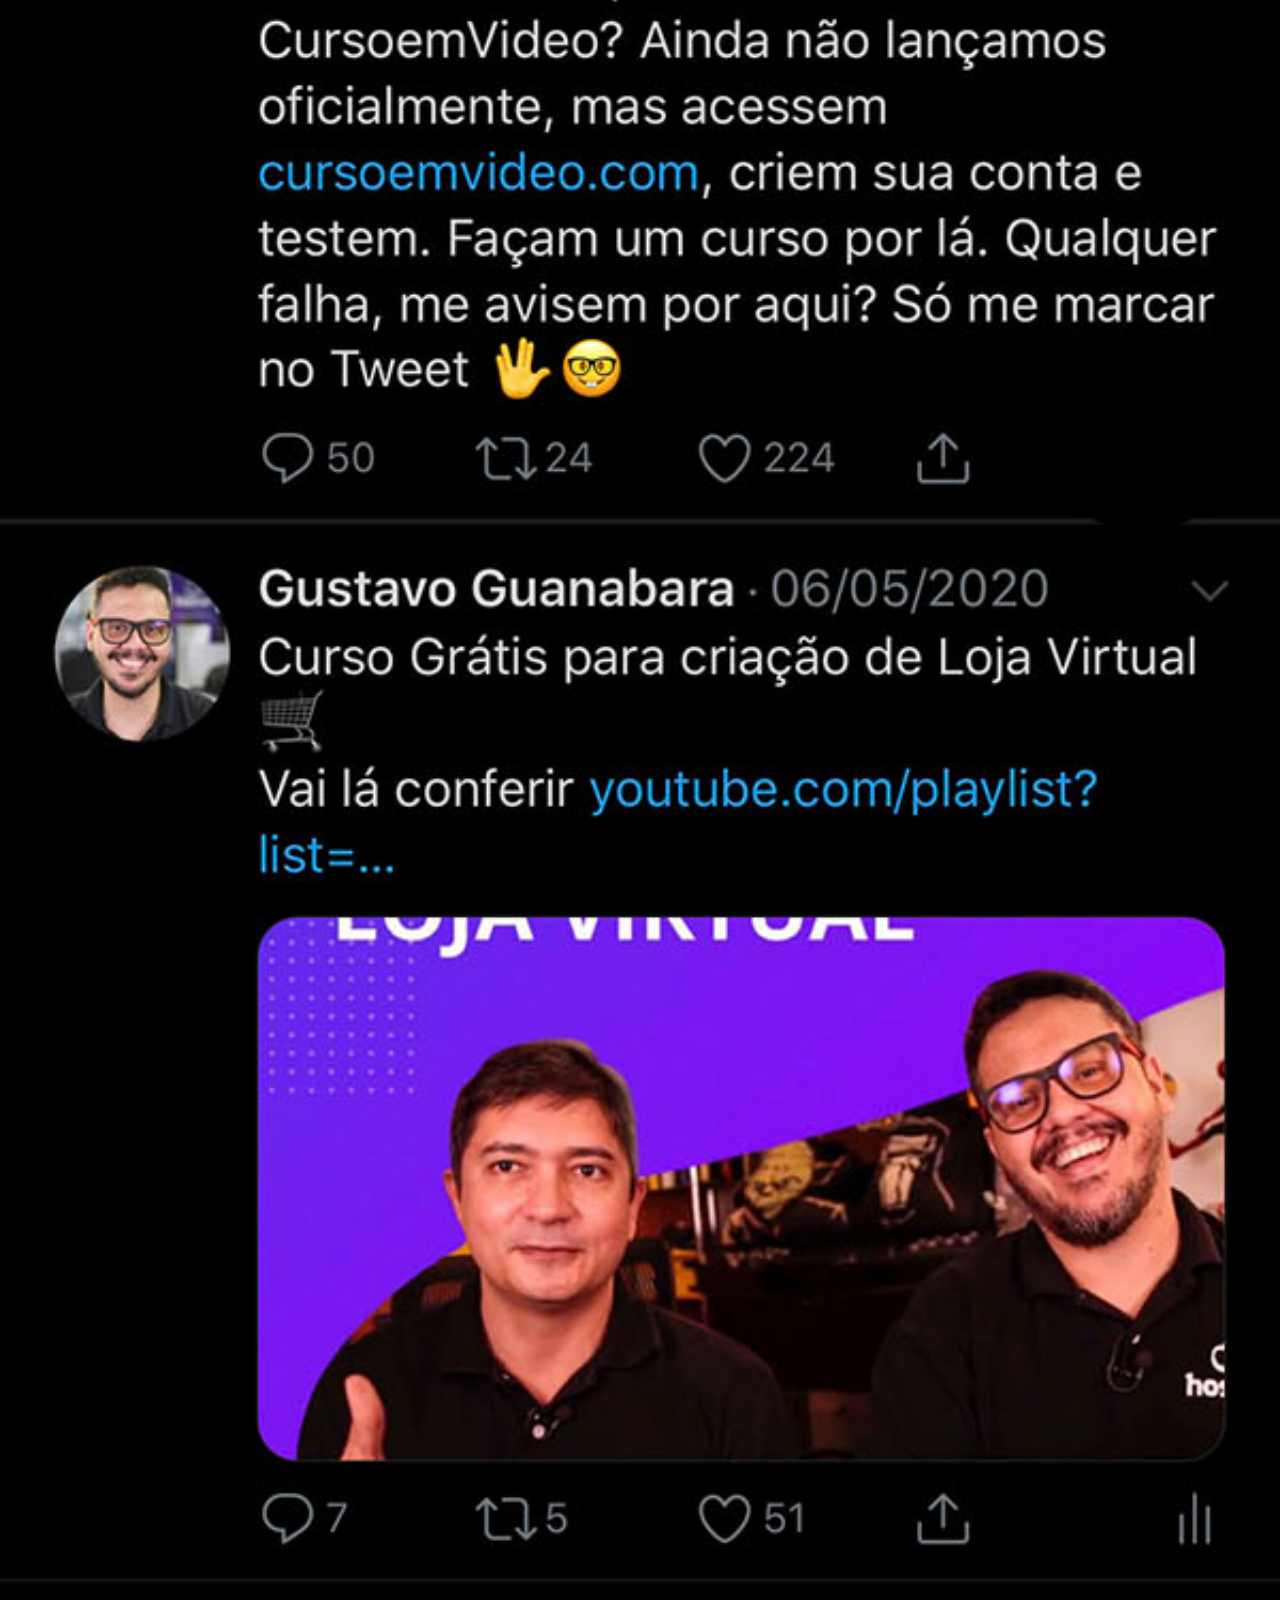
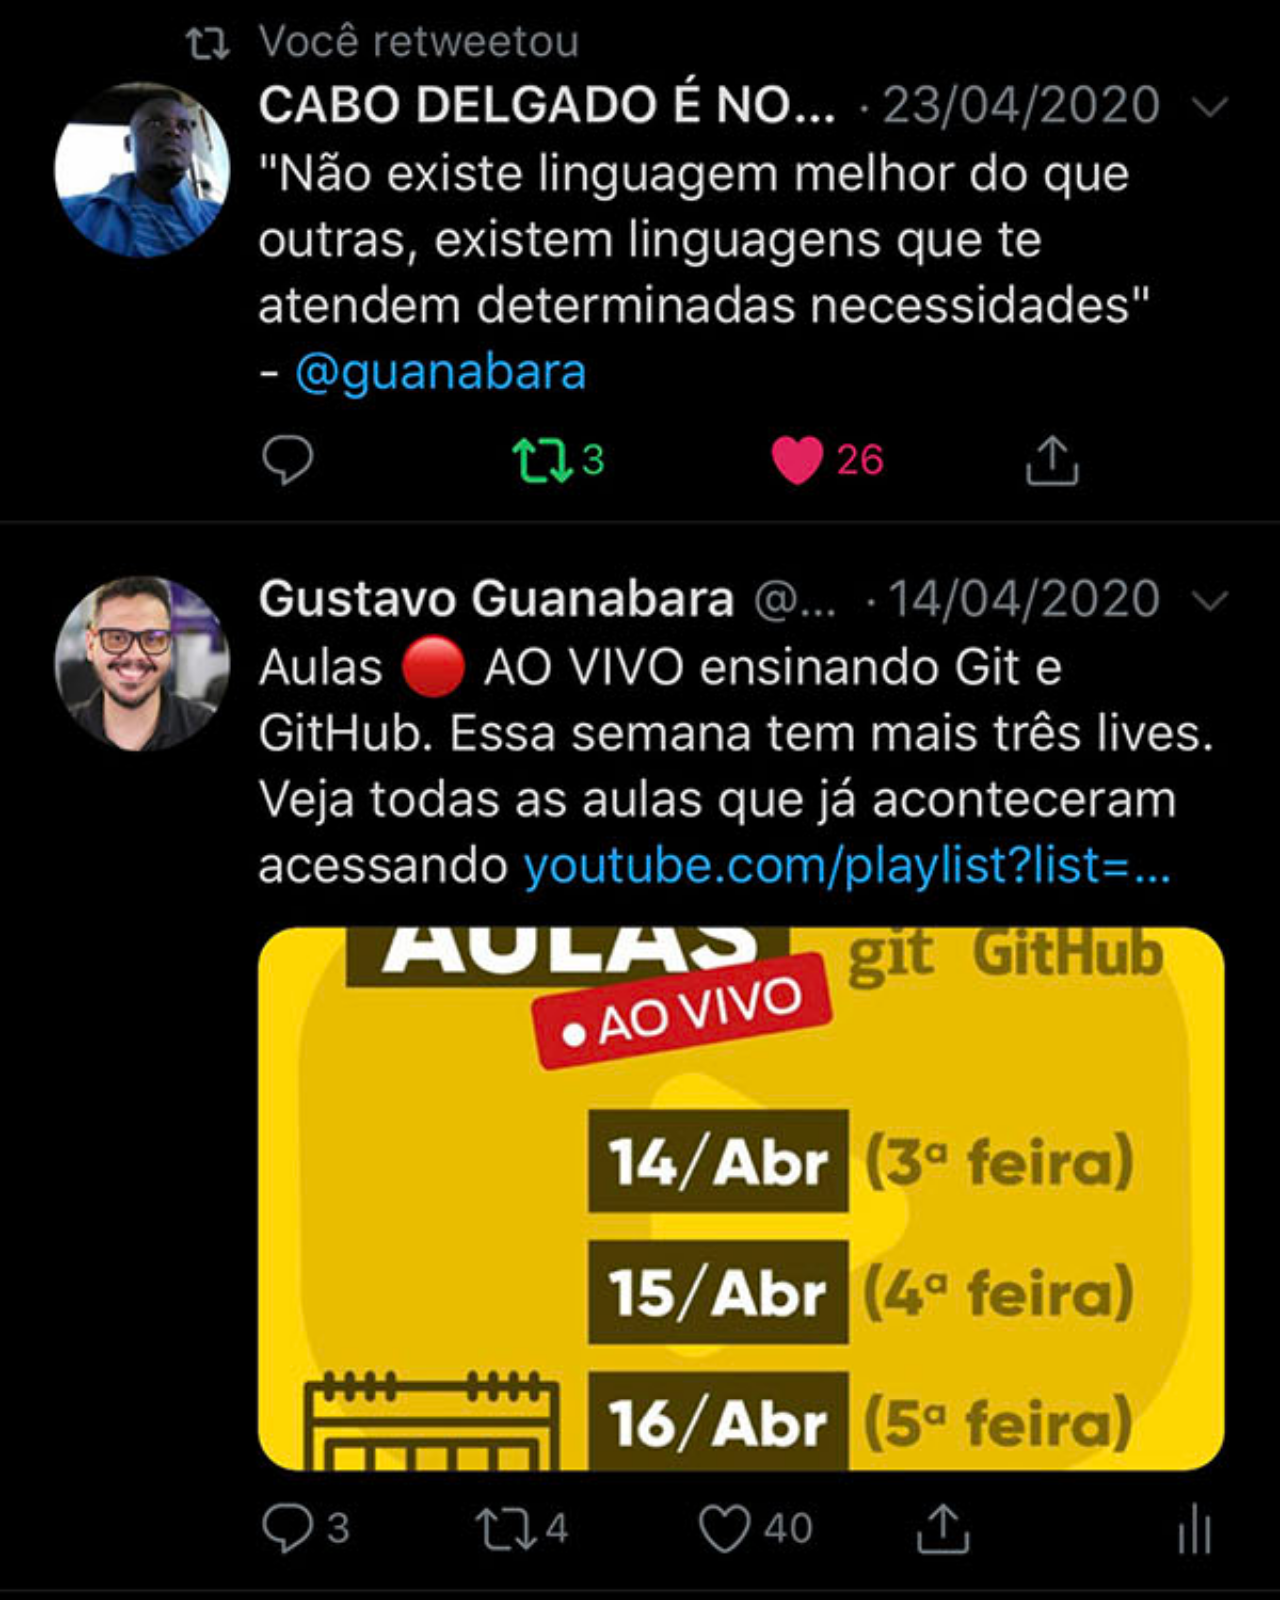
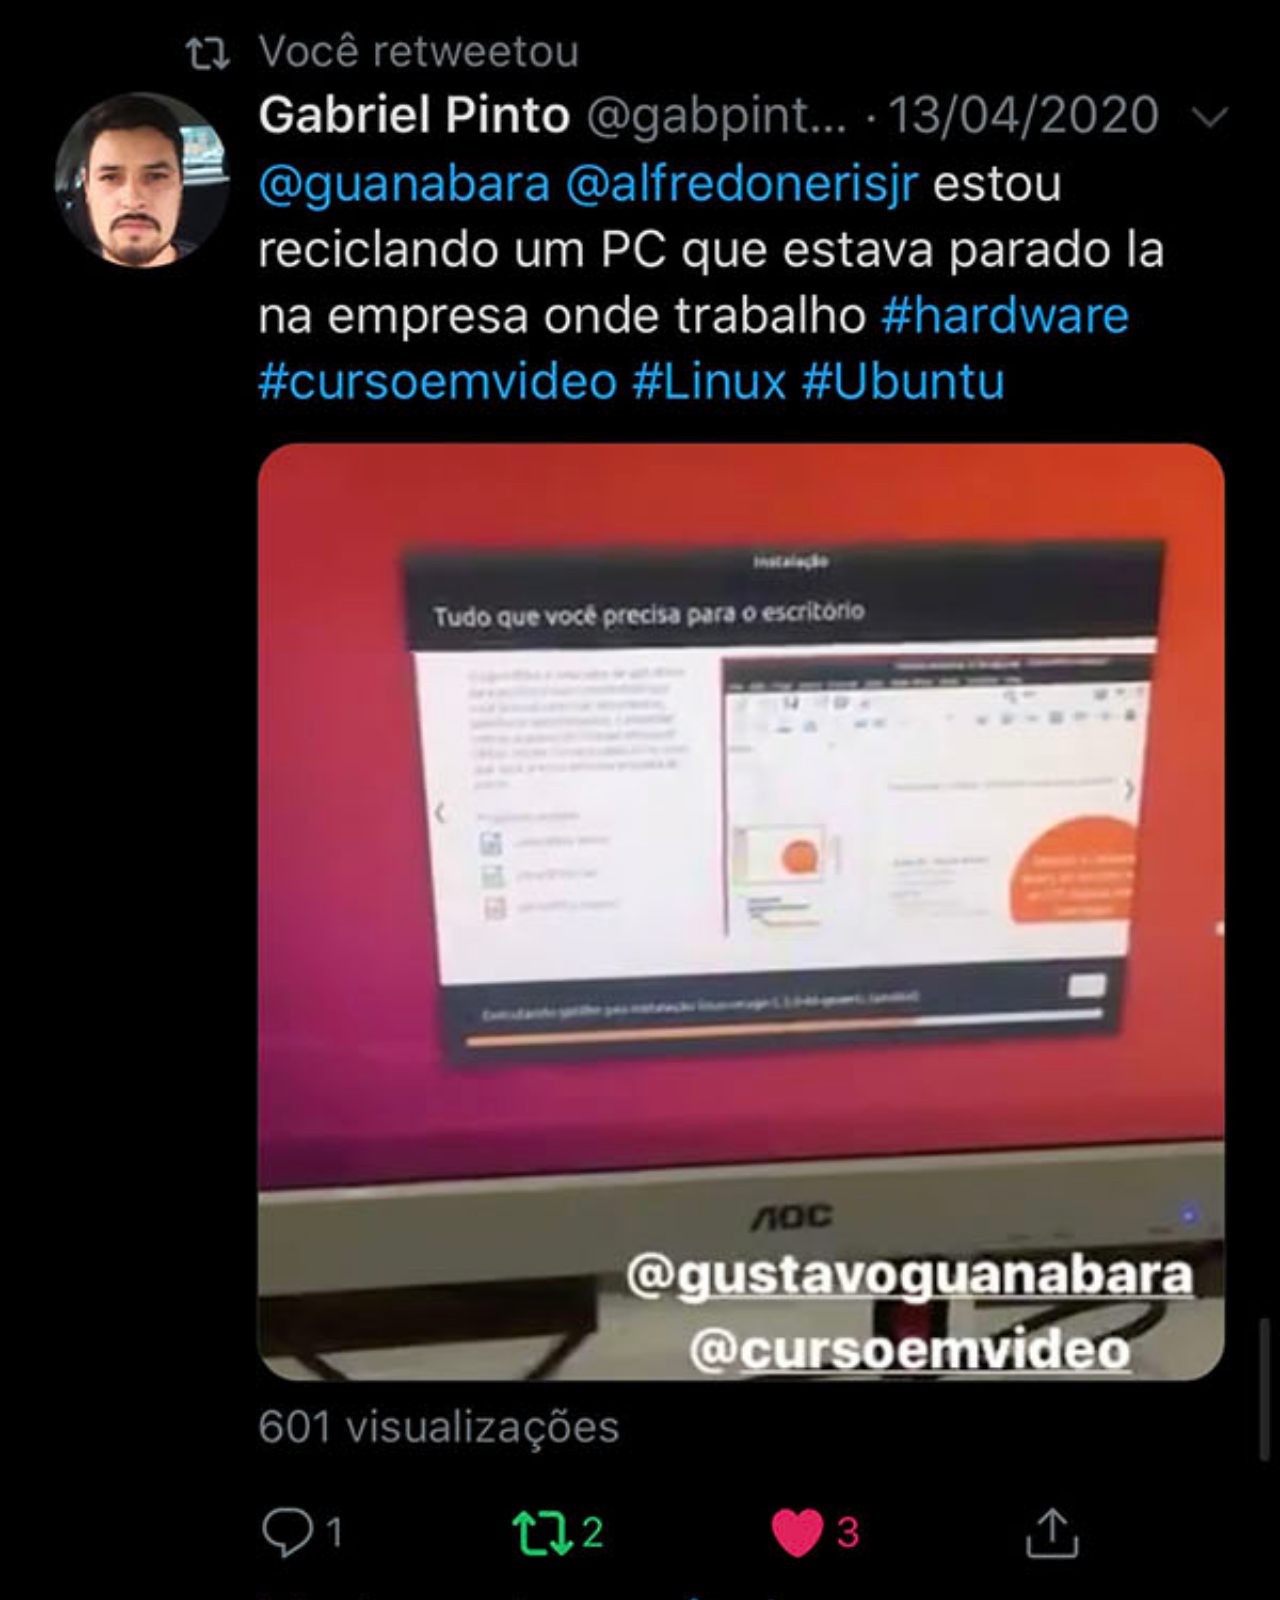
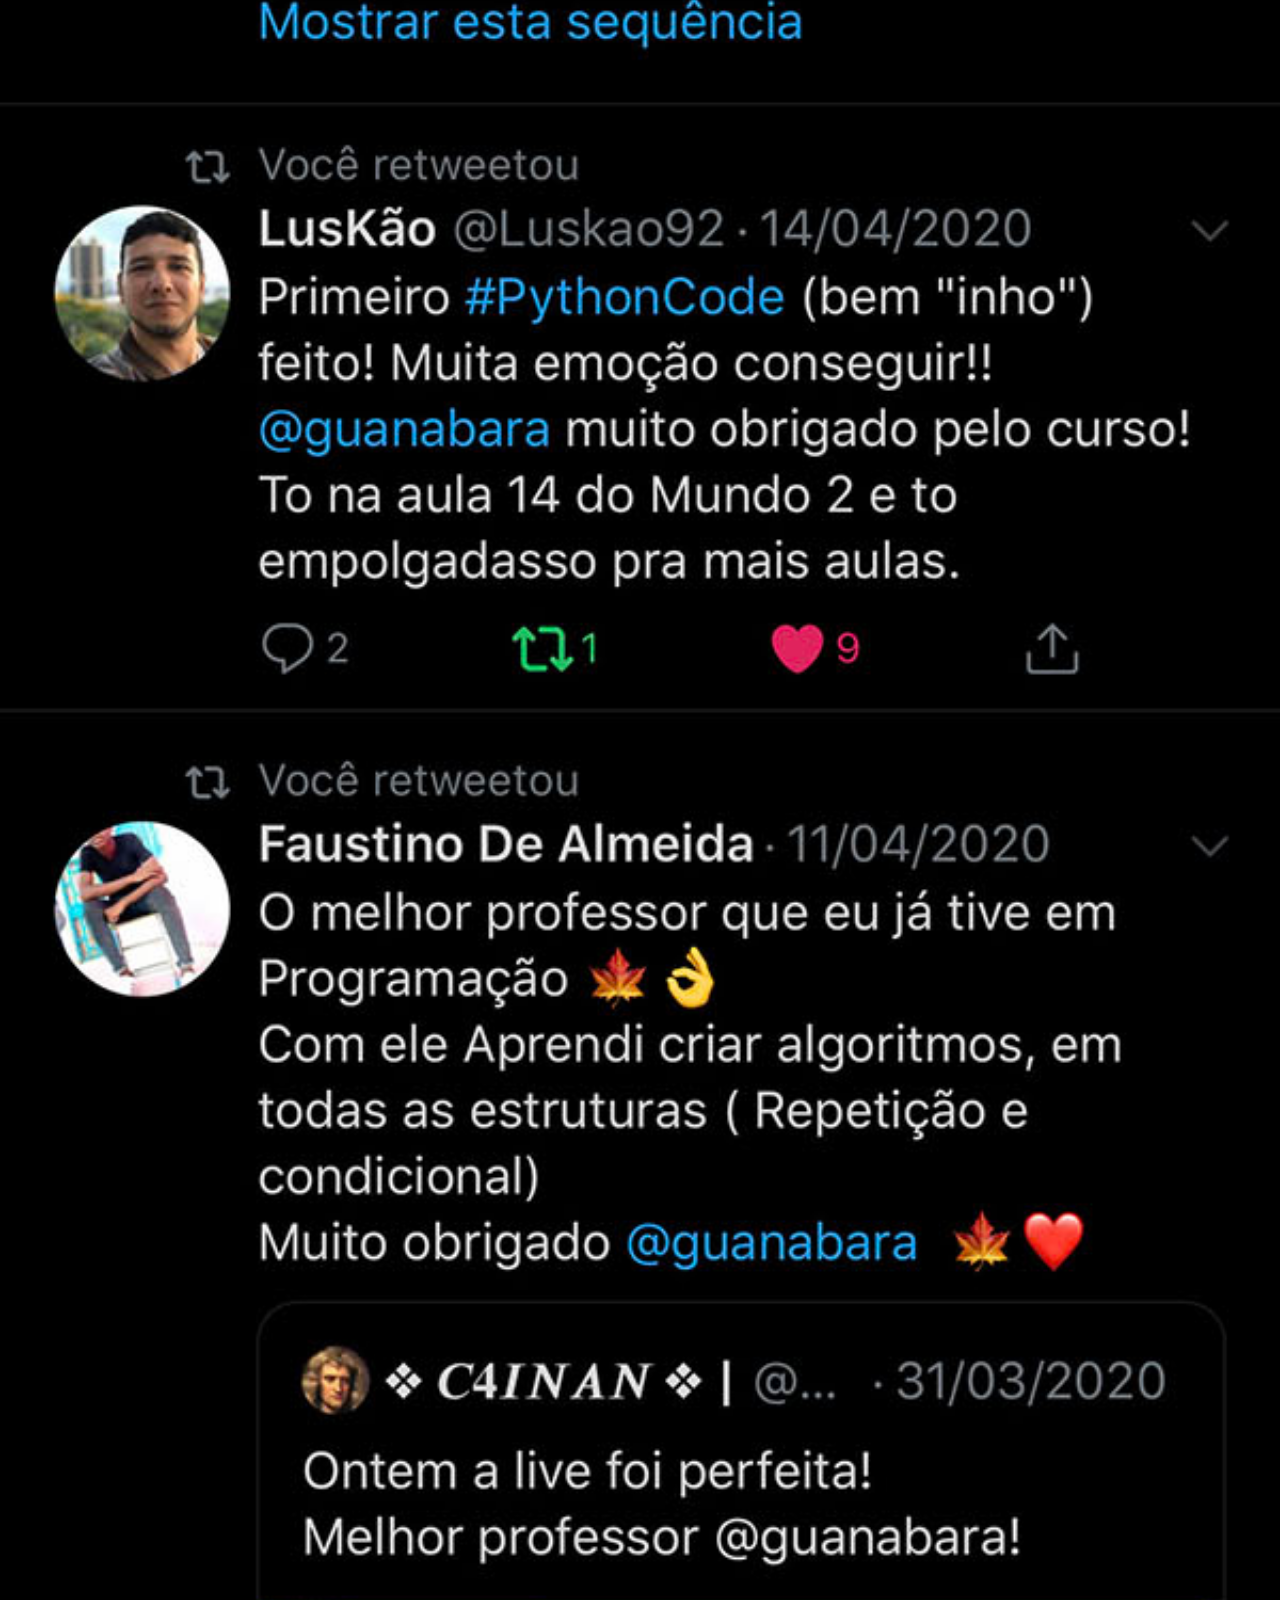
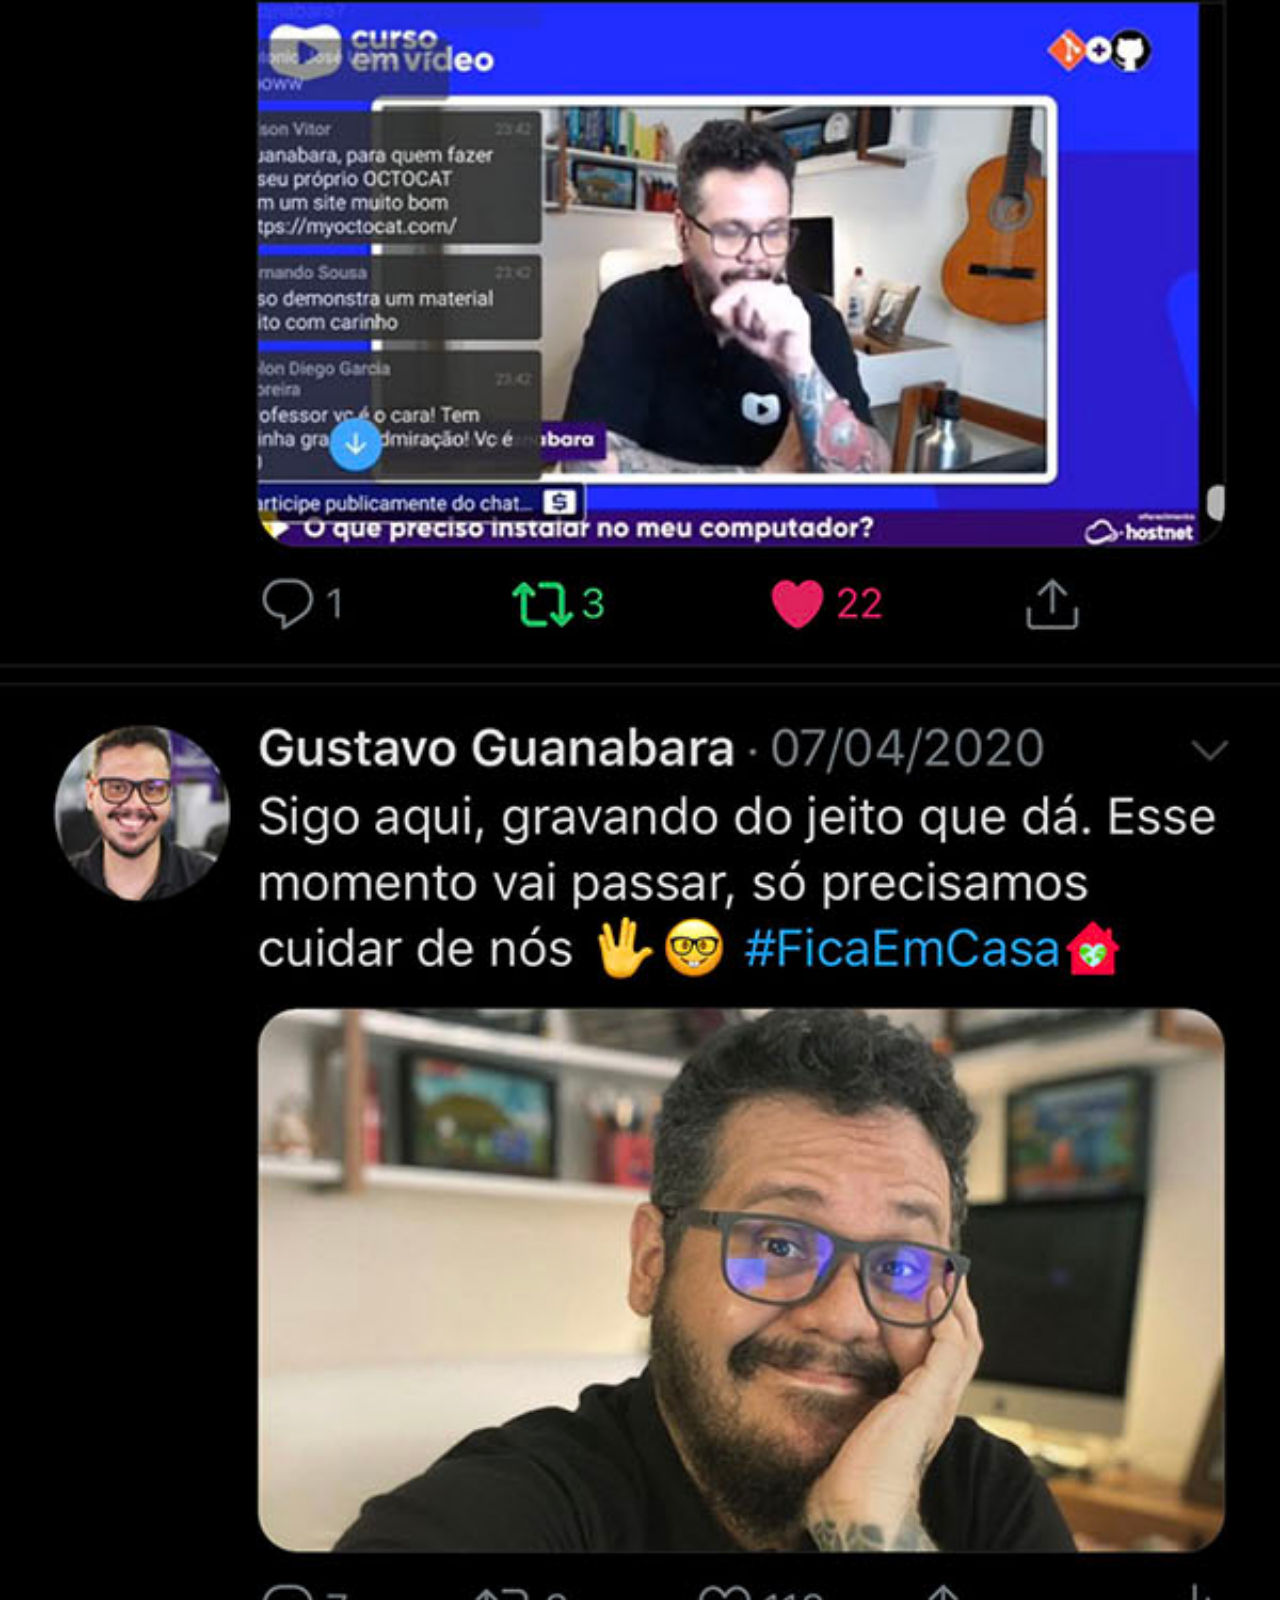
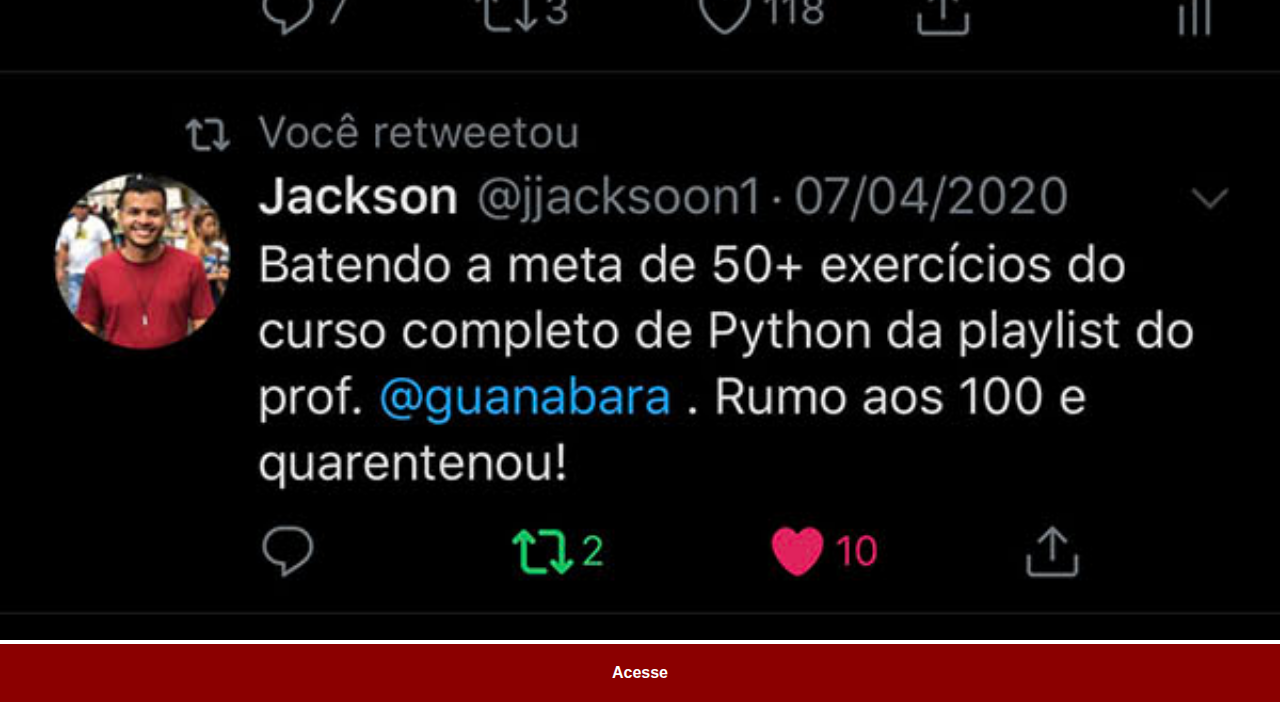
<file: twiter.html>
<!DOCTYPE html>
<html lang="pt-br">
<head>
    <meta charset="UTF-8">
    <meta http-equiv="X-UA-Compatible" content="IE=edge">
    <meta name="viewport" content="width=device-width, initial-scale=1.0">
    <title>Twiter</title>
    <link rel="stylesheet" href="estilo/social.css">
</head>
<body>
    <img src="imagens/tela-twitter.jpg" alt="Twitter">

    <a href="https://twitter.com/Mrcia49066685" target="_blank">Acesse</a>
</body>
</html>
</file>
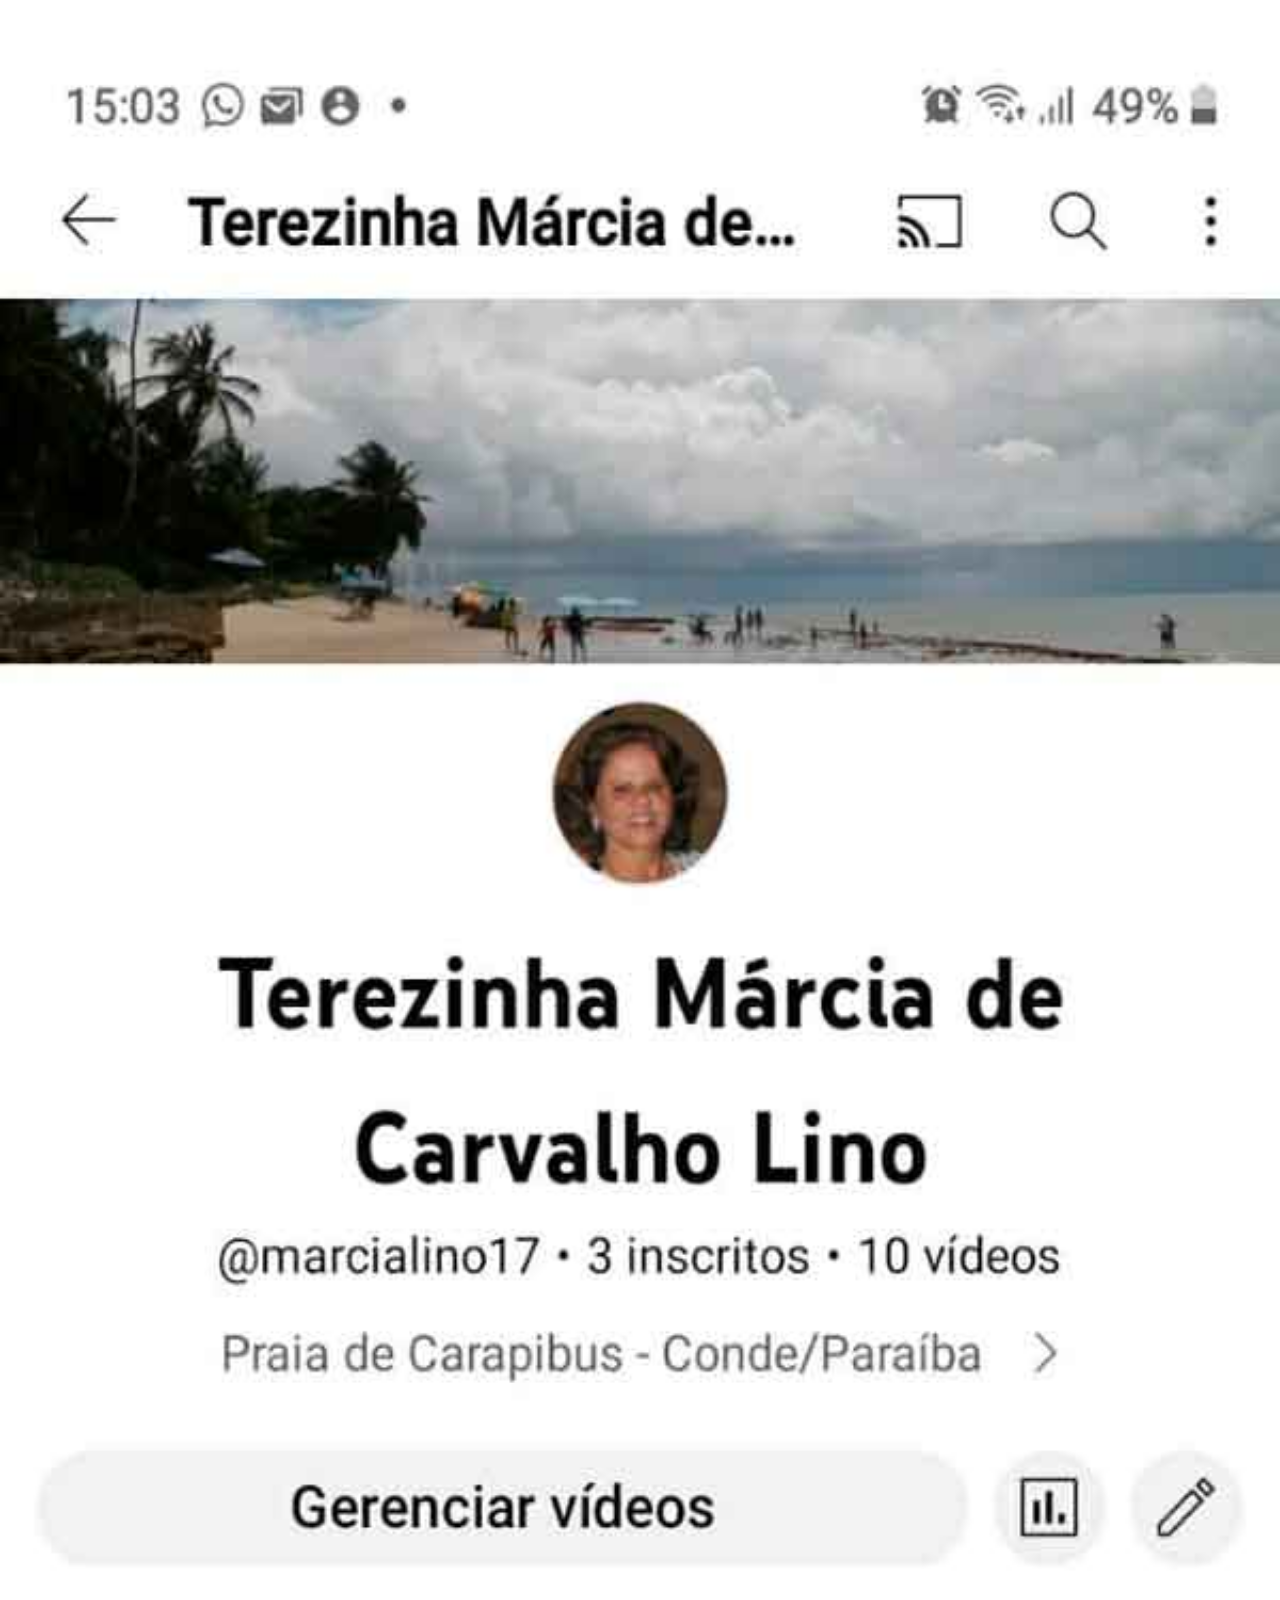
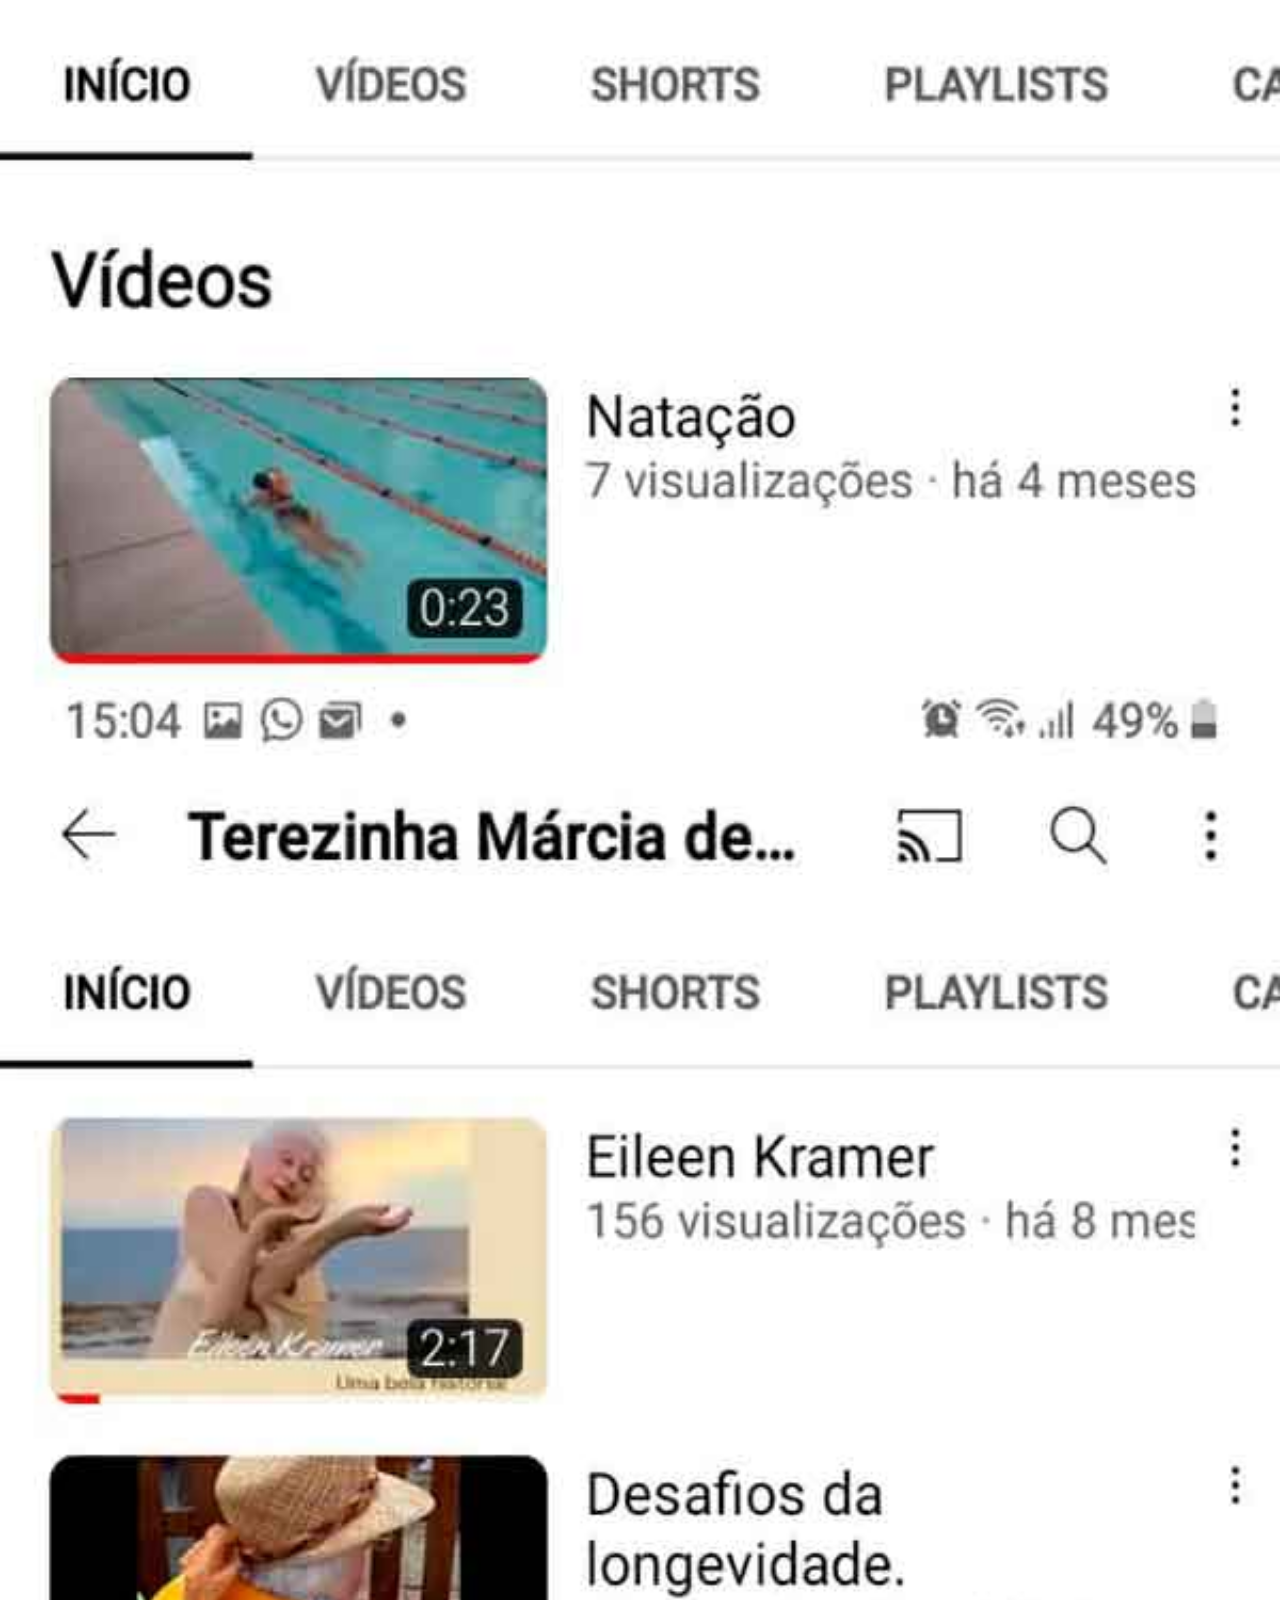
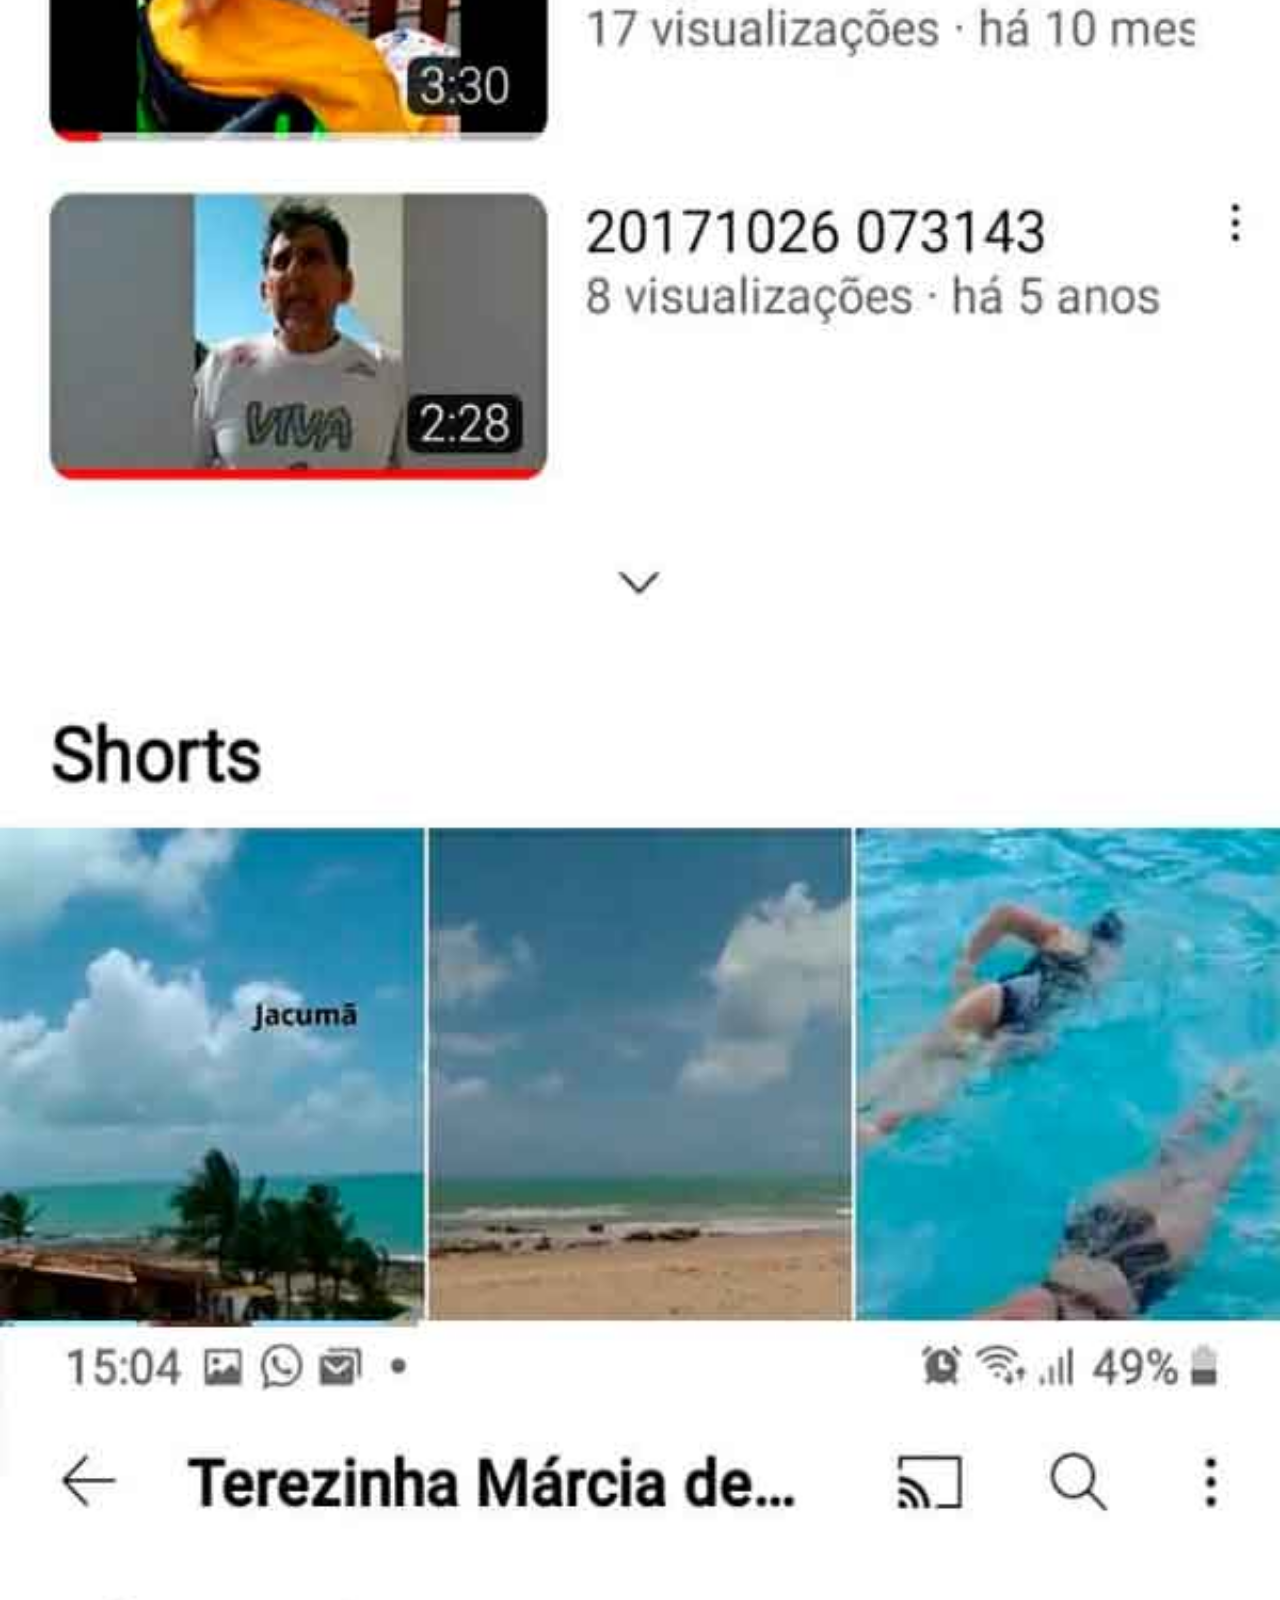
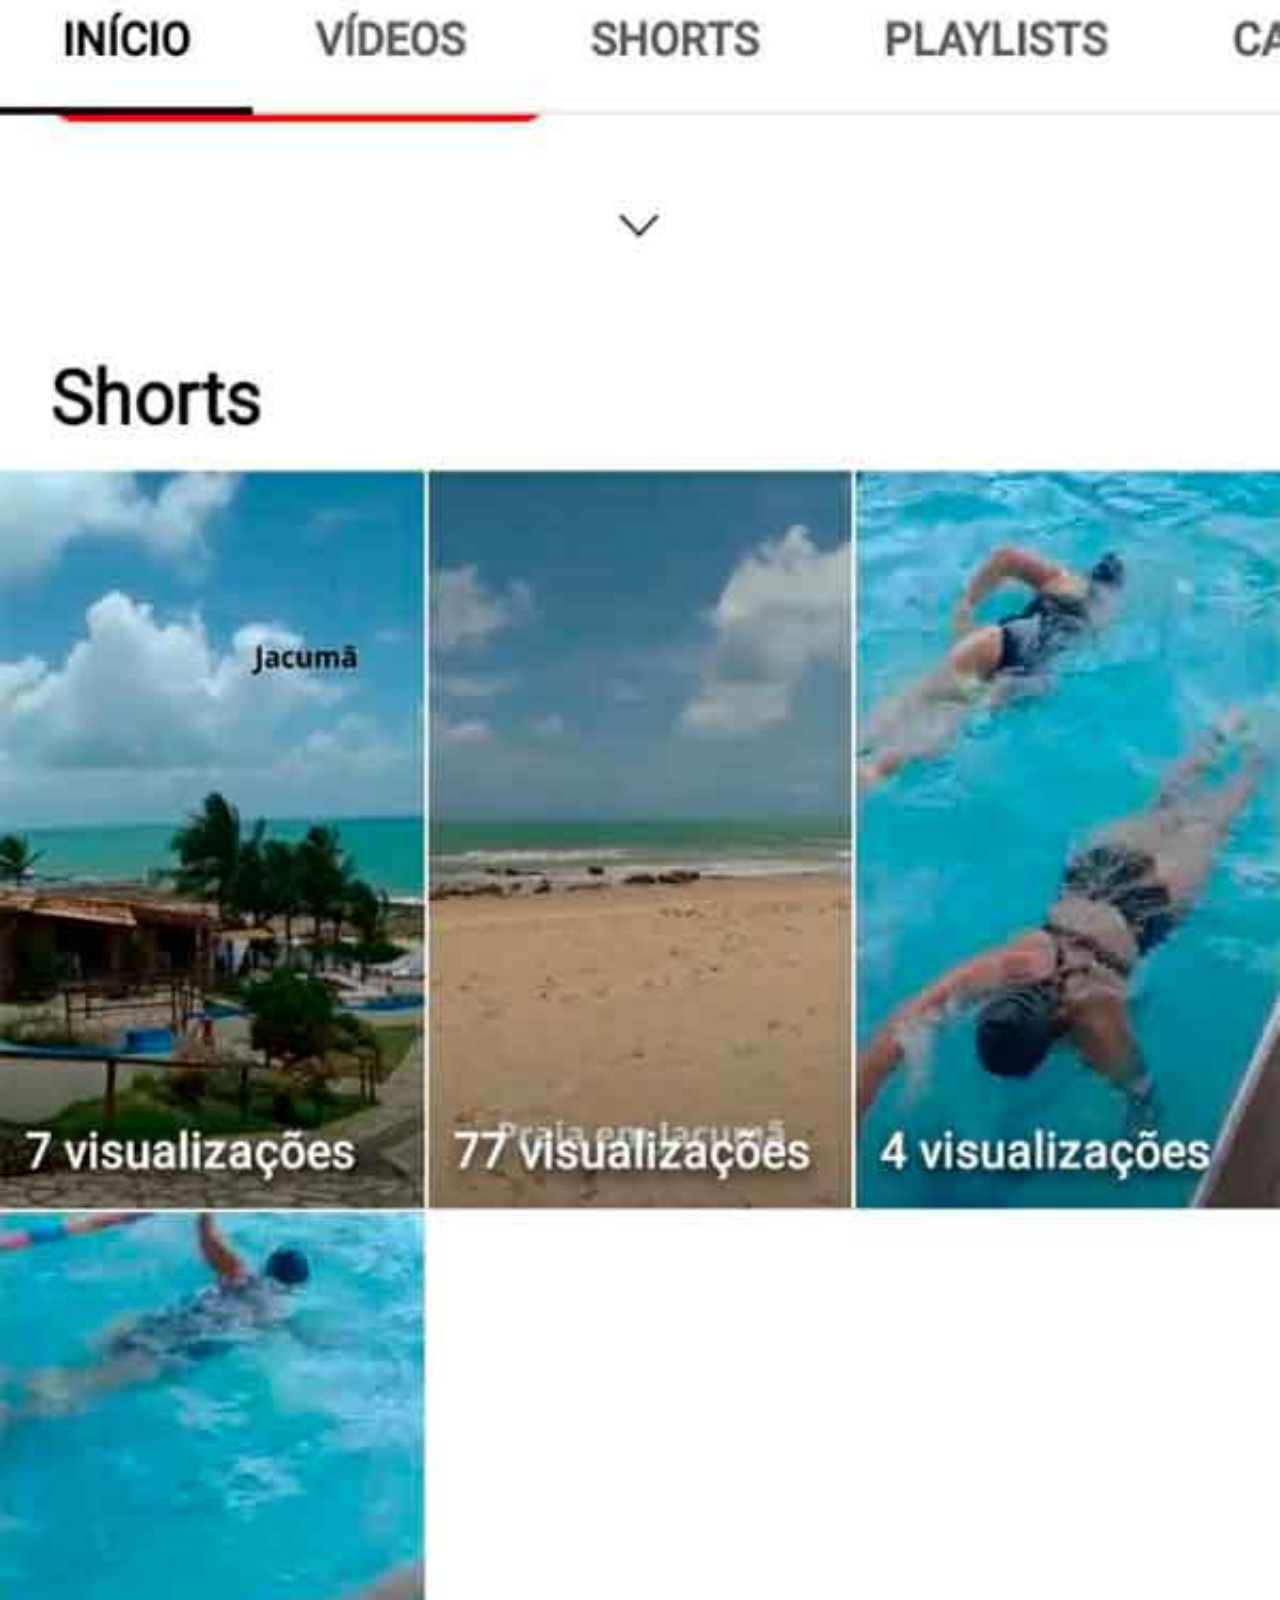
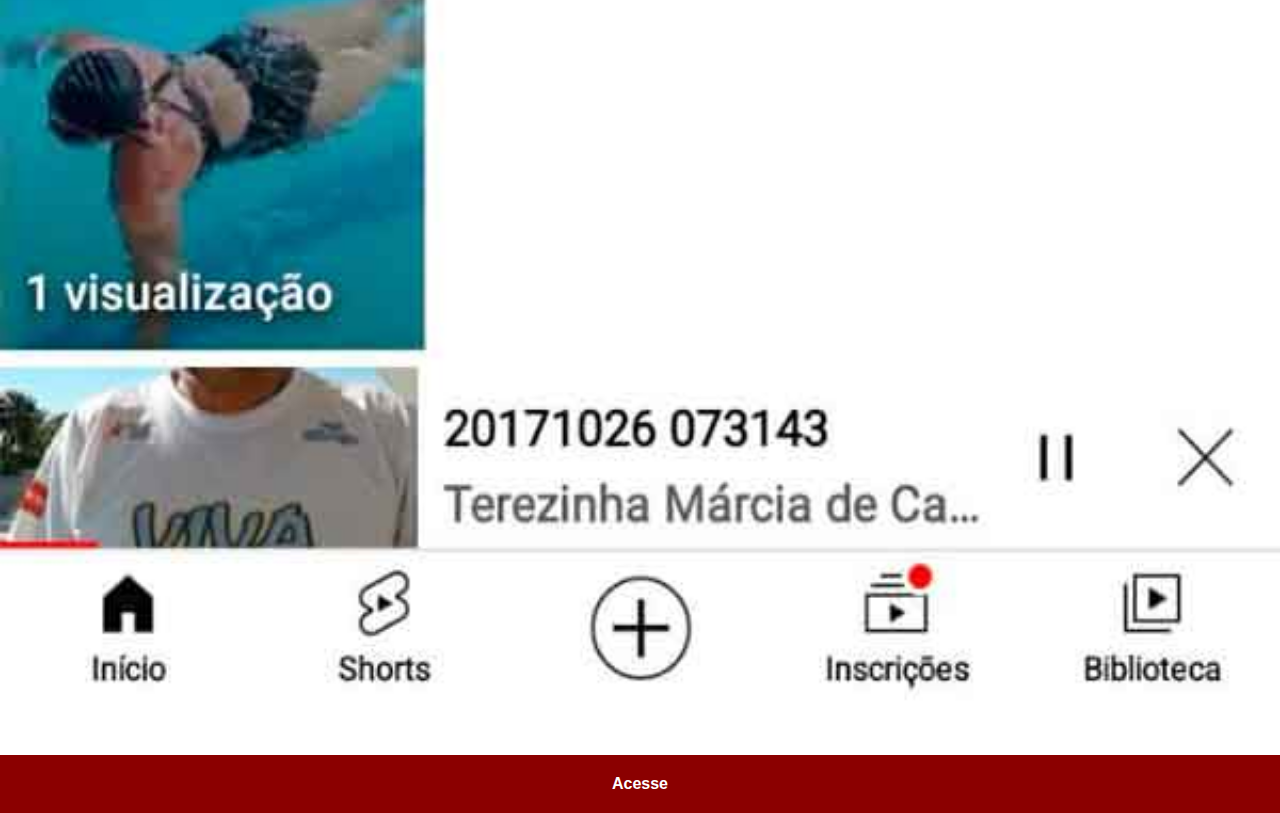
<file: youtube.html>
<!DOCTYPE html>
<html lang="pt-br">
<head>
    <meta charset="UTF-8">
    <meta http-equiv="X-UA-Compatible" content="IE=edge">
    <meta name="viewport" content="width=device-width, initial-scale=1.0">
    <title>YouTube</title>
   <link rel="stylesheet" href="estilo/social.css">
</head>
<body>
    <img src="imagens/tela-youtube.jpg" alt="YouTube">
    <a href="https://www.youtube.com/@marcialino17" target="_blank">Acesse</a>
    
</body>
</html>
</file>
<file: estilo/style.css>
@charset "UTF-8";

*{
    margin: 0px;
    padding: 0px;
    font-family: Arial, Helvetica, sans-serif;
}

html, body{
    height: 100vh;
    width: 100vw;
    background-color: black;
}

body{
    background: url('../imagens/fundo-madeira.jpg') no-repeat top center;
    background-size: cover;
    background-attachment: fixed;
}
main{
    position: relative;
    height: 100vh;   
   
}

section#telefone{
    position: absolute;
    top: 50%;
    left: 50%;
    transform: translate(-50%, -50%);
    height:627px;
    width: 311px;
    
    background: url('../imagens/frame-iphone.png') no-repeat;
}

iframe#tela{
    position: relative;
    top: 80px;
    left: 23px;
    height: 471px;
    width: 269px;
}

section#redes-sociais img{
    padding-top:5px;
    width: 30px;
    margin:10px;
    border-radius: 50%;
    box-shadow: 2px 2px 2px rgba(0, 0, 0, 0.405);
    box-sizing: border-box;
    
}

section#redes-sociais{
    text-align: center;
    
}

section#redes-sociais img:hover{
    border: 2px solid rgba(255, 255, 255, 0.636);
    transform: translate(-3px, -3px);
    box-shadow: 5px 5px 10px rgba(0, 0, 0, 0.612);
    transition: transform 0.3s, border 0.5s;
}
</file>
<file: estilo/social.css>
@charset "UTF-8";
*{
   margin: 0px; 
   padding: 0px;
   font-family: Arial, Helvetica, sans-serif;
}
::-webkit-scrollbar{
    width: 0px;
    height: 0px;
}
img{
    width: 100vw;

}

a{
    display: block;
    background-color: darkred;
    padding: 20px;
    text-align: center;
    font-weight: bolder;
    text-decoration: none;
    color: white;
}
a:hover{
    background-color: red;
}
</file>
